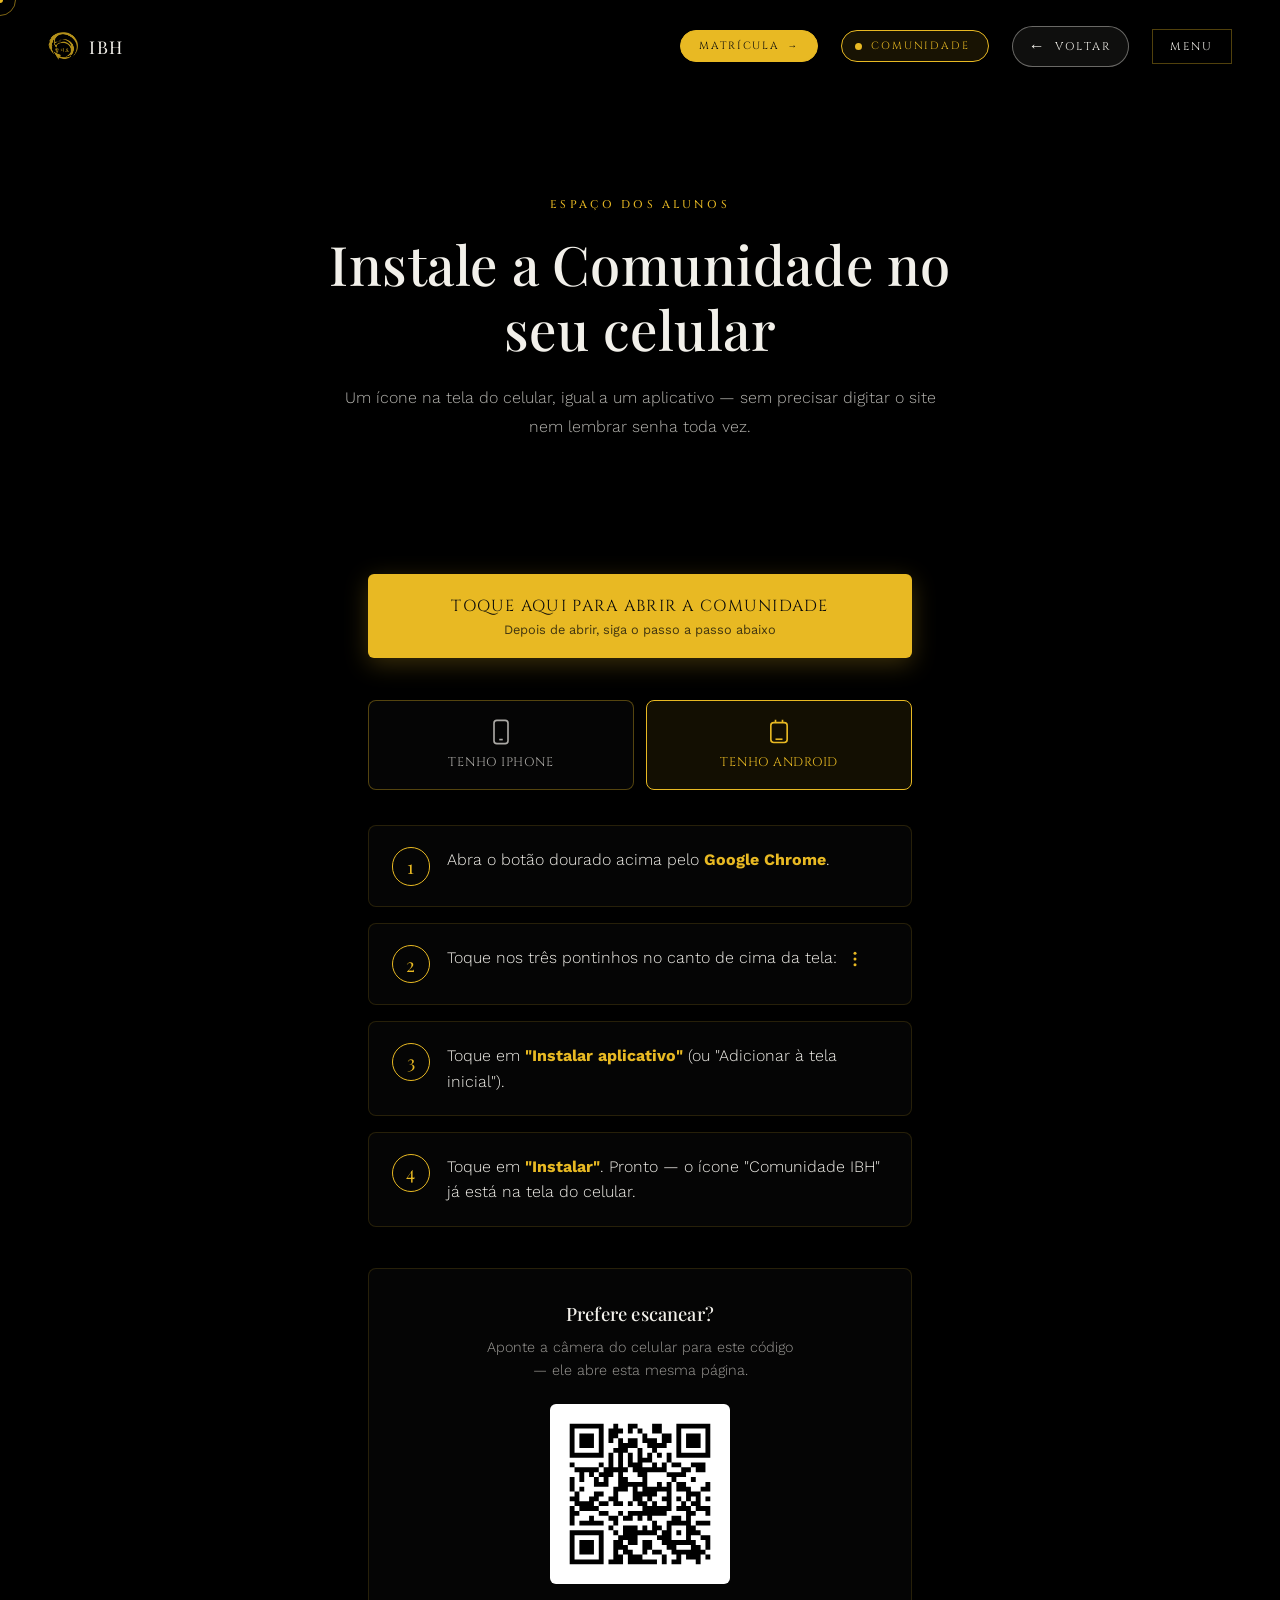
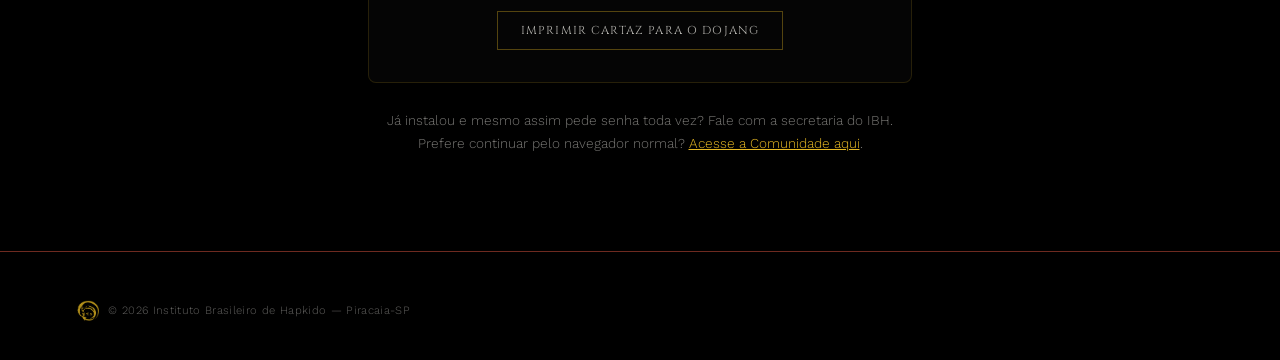
<file: instalar.html>
<!DOCTYPE html>
<html lang="pt-BR">
<head>
<meta charset="UTF-8">
<meta name="viewport" content="width=device-width, initial-scale=1.0">
<title>Instalar o app da Comunidade — Instituto Brasileiro de Hapkido</title>
<meta name="description" content="Passo a passo simples para instalar a Comunidade IBH na tela inicial do celular, no Android e no iPhone.">
<link rel="canonical" href="https://hapkidobrasil.com/instalar.html">
<meta property="og:type" content="website">
<meta property="og:site_name" content="Instituto Brasileiro de Hapkido">
<meta property="og:title" content="Instalar o app da Comunidade — Instituto Brasileiro de Hapkido">
<meta property="og:description" content="Passo a passo simples para instalar a Comunidade IBH na tela inicial do celular, no Android e no iPhone.">
<meta property="og:url" content="https://hapkidobrasil.com/instalar.html">
<meta property="og:image" content="https://hapkidobrasil.com/assets/ibh-logo.png">
<meta property="og:locale" content="pt_BR">
<meta name="twitter:card" content="summary_large_image">
<meta name="twitter:title" content="Instalar o app da Comunidade — Instituto Brasileiro de Hapkido">
<meta name="twitter:description" content="Passo a passo simples para instalar a Comunidade IBH na tela inicial do celular, no Android e no iPhone.">
<meta name="twitter:image" content="https://hapkidobrasil.com/assets/ibh-logo.png">
<link rel="icon" href="/favicon.ico" sizes="any">
<link rel="icon" href="assets/favicon.png" type="image/png">
<link rel="apple-touch-icon" href="assets/apple-touch-icon.png">
<link rel="manifest" href="/manifest.json">
<meta name="theme-color" content="#0b0b0c">
<meta name="mobile-web-app-capable" content="yes">
<meta name="apple-mobile-web-app-capable" content="yes">
<meta name="apple-mobile-web-app-status-bar-style" content="black-translucent">
<meta name="apple-mobile-web-app-title" content="Comunidade IBH">
<link rel="preconnect" href="https://fonts.googleapis.com">
<link rel="preconnect" href="https://fonts.gstatic.com" crossorigin>
<link href="https://fonts.googleapis.com/css2?family=Playfair+Display:ital,wght@0,400;0,500;0,600;1,400&family=Cinzel:wght@400;500&family=Work+Sans:wght@300;400;500&display=swap" rel="stylesheet">
<link rel="stylesheet" href="assets/css/site.css">
<link rel="stylesheet" href="assets/css/instalar.css">
</head>
<body class="instalar-page">

<div class="cursor-dot" id="cursorDot"></div>
<div class="cursor-ring" id="cursorRing"></div>

<header class="topbar">
  <a href="index.html" class="brand">
    <img src="assets/ibh-logo.png" alt="Instituto Brasileiro de Hapkido">
    <span>IBH</span>
  </a>
  <div class="topbar-actions">
    <a href="contato.html" class="matricula-badge"><span>Matrícula</span><span class="arrow">→</span></a>
    <a href="comunidade.html" class="comunidade-badge"><span class="dot"></span><span>Comunidade</span></a>
    <button class="back-btn" id="backBtn" aria-label="Voltar"><span class="back-arrow">&larr;&#xFE0E;</span><span class="back-label">Voltar</span></button>
    <button class="menu-btn" id="menuOpenBtn">Menu</button>
  </div>
</header>

<div class="menu-overlay" id="menuOverlay">
  <button class="menu-close" id="menuCloseBtn">&times;</button>
  <nav>
    <div class="nav-group nav-primary">
      <a href="index.html">Início</a>
      <a href="sobre.html">Sobre</a>
      <a href="formacao.html">Formação</a>
      <a href="mestre.html">Mestre</a>
      <a href="campeonatos.html">Campeonatos</a>
      <a href="rede.html">Rede</a>
    </div>
    <div class="nav-group nav-secondary">
      <a href="faq.html">Perguntas Frequentes</a>
      <a href="comunidade.html">Comunidade</a>
      <a href="instalar.html">Instalar App</a>
    </div>
    <a href="contato.html" class="nav-cta">Matrícula</a>
  </nav>
  <div class="menu-social">
    <a href="https://instagram.com/hapkidobrasil" target="_blank" rel="noopener">Instagram</a>
    <a href="https://www.facebook.com/p/Instituto-Brasileiro-de-Hapkido-100062145890610/" target="_blank" rel="noopener">Facebook</a>
    <a href="https://www.tiktok.com/@ibhbrasil" target="_blank" rel="noopener">TikTok</a>
  </div>
</div>

<!-- ============ HERO ============ -->
<section class="page-hero">
  <span class="label">Espaço dos alunos</span>
  <h1>Instale a Comunidade no seu celular</h1>
  <p class="page-lede">Um ícone na tela do celular, igual a um aplicativo — sem precisar digitar o site nem lembrar senha toda vez.</p>
</section>

<main class="instalar-wrap">

  <a class="instalar-cta" href="comunidade.html" id="ctaAbrir">
    Toque aqui para abrir a Comunidade
    <small>Depois de abrir, siga o passo a passo abaixo</small>
  </a>

  <div class="device-toggle" id="deviceToggle">
    <button type="button" class="device-btn" id="btnIphone" data-device="ios">
      <svg viewBox="0 0 24 24" fill="none" stroke="currentColor" stroke-width="1.4"><rect x="6" y="2" width="12" height="20" rx="2.5"/><line x1="10.5" y1="18.5" x2="13.5" y2="18.5"/></svg>
      Tenho iPhone
    </button>
    <button type="button" class="device-btn" id="btnAndroid" data-device="android">
      <svg viewBox="0 0 24 24" fill="none" stroke="currentColor" stroke-width="1.4"><rect x="5" y="4" width="14" height="17" rx="2.5"/><line x1="9" y1="1.5" x2="9" y2="4"/><line x1="15" y1="1.5" x2="15" y2="4"/><line x1="9" y1="18.2" x2="15" y2="18.2"/></svg>
      Tenho Android
    </button>
  </div>
  <p class="device-note" id="deviceNote" hidden>Identificamos o seu aparelho automaticamente — pode trocar acima se preferir.</p>

  <!-- ============ PASSOS — iPHONE ============ -->
  <ol class="steps" id="stepsIos" hidden>
    <li class="step-card">
      <span class="step-num">1</span>
      <div class="step-body"><p>Abra o botão dourado acima <strong>pelo aplicativo Safari</strong> (o do compasso azul). Não funciona pelo Chrome no iPhone.</p></div>
    </li>
    <li class="step-card">
      <span class="step-num">2</span>
      <div class="step-body"><p>Na parte de baixo da tela, toque no ícone de compartilhar:
        <svg class="step-icon" width="20" height="20" viewBox="0 0 24 24" fill="none" stroke="currentColor" stroke-width="1.6"><path d="M12 3v12"/><path d="M8 7l4-4 4 4"/><rect x="5" y="11" width="14" height="10" rx="2"/></svg>
        (um quadrado com uma seta pra cima).</p></div>
    </li>
    <li class="step-card">
      <span class="step-num">3</span>
      <div class="step-body"><p>Deslize a lista pra cima e toque em <strong>"Adicionar à Tela de Início"</strong>.</p></div>
    </li>
    <li class="step-card">
      <span class="step-num">4</span>
      <div class="step-body"><p>Toque em <strong>"Adicionar"</strong> no canto de cima. Pronto — o ícone "Comunidade IBH" já está na tela do celular.</p></div>
    </li>
  </ol>

  <!-- ============ PASSOS — ANDROID ============ -->
  <ol class="steps" id="stepsAndroid" hidden>
    <li class="step-card">
      <span class="step-num">1</span>
      <div class="step-body"><p>Abra o botão dourado acima pelo <strong>Google Chrome</strong>.</p></div>
    </li>
    <li class="step-card">
      <span class="step-num">2</span>
      <div class="step-body"><p>Toque nos três pontinhos no canto de cima da tela:
        <svg class="step-icon" width="20" height="20" viewBox="0 0 24 24" fill="currentColor" stroke="none"><circle cx="12" cy="5" r="1.8"/><circle cx="12" cy="12" r="1.8"/><circle cx="12" cy="19" r="1.8"/></svg>
      </p></div>
    </li>
    <li class="step-card">
      <span class="step-num">3</span>
      <div class="step-body"><p>Toque em <strong>"Instalar aplicativo"</strong> (ou "Adicionar à tela inicial").</p></div>
    </li>
    <li class="step-card">
      <span class="step-num">4</span>
      <div class="step-body"><p>Toque em <strong>"Instalar"</strong>. Pronto — o ícone "Comunidade IBH" já está na tela do celular.</p></div>
    </li>
  </ol>

  <div class="qr-card">
    <h3>Prefere escanear?</h3>
    <p>Aponte a câmera do celular para este código — ele abre esta mesma página.</p>
    <img src="assets/icons/qr-instalar.svg" alt="QR code para abrir esta página de instalação" width="180" height="180">
    <br>
    <button type="button" class="qr-print-btn" id="printBtn">Imprimir cartaz para o dojang</button>
  </div>

  <p class="instalar-help">Já instalou e mesmo assim pede senha toda vez? Fale com a secretaria do IBH.<br>
    Prefere continuar pelo navegador normal? <a href="comunidade.html">Acesse a Comunidade aqui</a>.</p>

</main>

<!-- ============ PÔSTER DE IMPRESSÃO (só aparece ao imprimir) ============ -->
<div class="print-poster">
  <span class="print-brand">Instituto Brasileiro de Hapkido</span>
  <h2>Instale a Comunidade IBH</h2>
  <img src="assets/icons/qr-instalar.svg" alt="QR code de instalação">
  <p>Aponte a câmera do celular para o código acima e siga o passo a passo da tela.</p>
</div>

<!-- ============ FOOTER ============ -->
<footer>
  <div class="fbrand">
    <img loading="lazy" src="assets/ibh-logo.png" alt="IBH">
    <small>&copy; <span id="year"></span> Instituto Brasileiro de Hapkido — Piracaia-SP</small>
  </div>
</footer>

<script>
(function(){
  var btnIphone = document.getElementById('btnIphone');
  var btnAndroid = document.getElementById('btnAndroid');
  var stepsIos = document.getElementById('stepsIos');
  var stepsAndroid = document.getElementById('stepsAndroid');
  var deviceNote = document.getElementById('deviceNote');

  function mostrar(device){
    var isIos = device === 'ios';
    stepsIos.hidden = !isIos;
    stepsAndroid.hidden = isIos;
    btnIphone.classList.toggle('active', isIos);
    btnAndroid.classList.toggle('active', !isIos);
  }

  btnIphone.addEventListener('click', function(){ mostrar('ios'); });
  btnAndroid.addEventListener('click', function(){ mostrar('android'); });

  var ua = navigator.userAgent || '';
  var detectado = /iPhone|iPad|iPod/i.test(ua) ? 'ios' : (/Android/i.test(ua) ? 'android' : null);
  mostrar(detectado || 'android');
  if(detectado) deviceNote.hidden = false;

  document.getElementById('printBtn').addEventListener('click', function(){ window.print(); });
})();
</script>
<script src="assets/js/site.js"></script>
</body>
</html>
</file>
<file: assets/css/site.css>
/* ======================================================================
   Instituto Brasileiro de Hapkido — CSS compartilhado
   Estrutura/animações inspiradas em izanami-official.com (Playfair Display
   + Cinzel, Lenis smooth scroll, GSAP ScrollTrigger para reveals/parallax)
   ====================================================================== */

:root{
  --black:#0a0a0a;
  --black-deep:#000000;
  --bone:#f2f0ea;
  --gold:#E8B923;
  --terracotta:#6e2a20;
  --gold-dim: rgba(232,185,35,0.35);
  --seal:#c22a1f;
  --parchment-shadow:#8a6f3f;

  --belt-branca:#efe9da;
  --belt-amarela:#d9ac1f;
  --belt-verde:#57794a;
  --belt-azul:#3a6289;
  --belt-vermelha:var(--seal);
  --belt-preta:#171310;
}
*{margin:0;padding:0;box-sizing:border-box;}
html.lenis{height:auto;}
html.lenis.lenis-smooth{scroll-behavior:auto !important;}
body{
  background:var(--black);
  color:var(--bone);
  font-family:'Work Sans', sans-serif;
  font-weight:300;
  overflow-x:hidden;
}
h1,h2,h3,.serif{
  font-family:'Playfair Display', serif;
  font-weight:500;
  letter-spacing:0.01em;
}
.label{
  font-family:'Cinzel', serif;
  text-transform:uppercase;
  letter-spacing:0.28em;
  font-size:0.7rem;
  color:var(--gold);
  font-weight:500;
}
a{color:inherit;text-decoration:none;}
img{max-width:100%;}
::selection{background:var(--gold);color:var(--black);}

/* ---------- Cursor (ponto preciso + anel com leve atraso) ---------- */
.cursor-dot{
  position:fixed;width:6px;height:6px;border-radius:50%;
  background:var(--gold);pointer-events:none;z-index:9999;
  transform:translate(-50%,-50%);
  transition:transform 0.12s ease-out, opacity 0.25s ease;
  mix-blend-mode:difference;
}
.cursor-dot.hover{opacity:0;}
@media (max-width:768px){.cursor-dot{display:none;}}

.cursor-ring{
  position:fixed;width:32px;height:32px;border-radius:50%;
  border:1px solid var(--gold);
  pointer-events:none;z-index:9998;
  transform:translate(-50%,-50%);
  opacity:0.55;
  transition:
    left .5s cubic-bezier(.16,1,.3,1),
    top .5s cubic-bezier(.16,1,.3,1),
    width .35s cubic-bezier(.16,1,.3,1),
    height .35s cubic-bezier(.16,1,.3,1),
    background .35s ease, opacity .3s ease;
  mix-blend-mode:difference;
}
.cursor-ring.hover{
  width:52px;height:52px;
  background:var(--gold);
  opacity:0.9;
}
@media (max-width:768px){.cursor-ring{display:none;}}

/* ---------- Section index (lateral) ---------- */
.section-nav{
  position:fixed;right:2rem;top:50%;transform:translateY(-50%);
  display:flex;flex-direction:column;gap:1.1rem;z-index:500;
}
.section-nav button{
  background:none;border:none;cursor:pointer;
  width:14px;height:2px;background:rgba(242,240,234,0.25);
  transition:all .4s ease;padding:0;
}
.section-nav button.active{background:var(--gold);width:26px;}
@media (max-width:900px){.section-nav{display:none;}}

/* ---------- Top nav ---------- */
.topbar{
  position:fixed;top:0;left:0;right:0;z-index:600;
  display:flex;justify-content:space-between;align-items:center;
  padding:1.6rem clamp(1.2rem,4vw,3rem);
  mix-blend-mode:difference;
}
.topbar .brand{display:flex;align-items:center;gap:0.7rem;flex:none;}
.topbar .brand img{width:30px;height:30px;}
.topbar .brand span{font-family:'Playfair Display',serif;font-size:1.1rem;letter-spacing:0.08em;}
.topbar-actions{
  display:flex;align-items:center;flex-wrap:wrap;
  justify-content:flex-end;gap:1.4rem;row-gap:0.6rem;
  min-width:0;
}
.menu-btn{
  background:none;border:1px solid var(--gold-dim);color:var(--bone);
  padding:0.55rem 1.1rem;font-size:0.7rem;letter-spacing:0.2em;
  text-transform:uppercase;cursor:pointer;font-family:'Cinzel',serif;
}
.comunidade-badge{
  display:flex;align-items:center;gap:0.55rem;
  background:rgba(232,185,35,0.1);
  border:1px solid var(--gold);
  border-radius:999px;
  padding:0.5rem 1.15rem 0.5rem 0.85rem;
  font-family:'Cinzel',serif;font-size:0.66rem;letter-spacing:0.18em;text-transform:uppercase;
  color:var(--gold);cursor:pointer;
  transition:background .3s ease,color .3s ease,box-shadow .3s ease;
}
.comunidade-badge:hover{background:var(--gold);color:var(--black);box-shadow:0 0 20px var(--gold-dim);}
.comunidade-badge .dot{
  width:7px;height:7px;border-radius:50%;background:var(--gold);flex:none;
  animation:comunidadePulse 1.8s ease-in-out infinite;
}
.comunidade-badge:hover .dot{background:var(--black);animation:none;}
@keyframes comunidadePulse{
  0%,100%{box-shadow:0 0 0 0 rgba(232,185,35,0.55);}
  50%{box-shadow:0 0 0 6px rgba(232,185,35,0);}
}
@media (max-width:520px){.comunidade-badge{padding:0.5rem 0.85rem 0.5rem 0.7rem;gap:0.4rem;font-size:0.6rem;letter-spacing:0.14em;}}

/* ---------- CTA de matrícula (persistente no topbar, todas as páginas) ---------- */
.matricula-badge{
  display:flex;align-items:center;gap:0.5rem;
  background:var(--gold);
  border:1px solid var(--gold);
  border-radius:999px;
  padding:0.5rem 1.15rem;
  font-family:'Cinzel',serif;font-size:0.66rem;letter-spacing:0.16em;text-transform:uppercase;
  color:var(--black);cursor:pointer;
  transition:background .3s ease,box-shadow .3s ease;
}
.matricula-badge:hover{background:var(--bone);box-shadow:0 0 20px var(--gold-dim);}
.matricula-badge .arrow{font-size:0.9em;}
@media (max-width:520px){
  .matricula-badge{padding:0.5rem 0.85rem 0.5rem 0.7rem;gap:0.4rem;font-size:0.6rem;letter-spacing:0.14em;}
}
@media (max-width:400px){
  .matricula-badge{padding:0.45rem 0.7rem 0.45rem 0.6rem;gap:0.32rem;font-size:0.54rem;letter-spacing:0.08em;}
}

.instalar-badge{
  display:flex;align-items:center;gap:0.6rem;
  background:rgba(255,255,255,0.08);
  backdrop-filter:blur(16px) saturate(160%);
  -webkit-backdrop-filter:blur(16px) saturate(160%);
  border:1px solid rgba(255,255,255,0.22);
  border-radius:999px;
  padding:0.35rem 1.15rem 0.35rem 0.35rem;
  font-family:'Cinzel',serif;font-size:0.66rem;letter-spacing:0.14em;text-transform:uppercase;
  color:var(--bone);cursor:pointer;
  box-shadow:0 4px 16px rgba(0,0,0,0.3), inset 0 1px 0 rgba(255,255,255,0.18);
  transition:background .3s ease,border-color .3s ease,box-shadow .3s ease;
}
.instalar-badge img{
  width:24px;height:24px;border-radius:7px;flex:none;display:block;
  box-shadow:0 1px 5px rgba(0,0,0,0.5);
}
.instalar-badge:hover{
  background:rgba(255,255,255,0.16);border-color:rgba(232,185,35,0.55);
  box-shadow:0 4px 20px rgba(232,185,35,0.2), inset 0 1px 0 rgba(255,255,255,0.24);
}
@media (max-width:520px){
  .instalar-badge{padding:0.3rem;}
  .instalar-badge span{display:none;}
}

/* ---------- Cartão "Instale nosso app" (entre o hero e a próxima seção) ---------- */
.instalar-callout{
  padding:3.4rem clamp(1.2rem,6vw,3rem) 2.2rem;
  display:flex;flex-direction:column;align-items:center;gap:1rem;
  text-align:center;
}
.instalar-callout .instalar-badge{padding:0.4rem 1.3rem 0.4rem 0.4rem;}
.instalar-callout .instalar-badge img{width:28px;height:28px;}
@media (max-width:520px){
  .instalar-callout .instalar-badge{padding:0.4rem 1.2rem 0.4rem 0.4rem;}
  .instalar-callout .instalar-badge span{display:inline;}
}
@media (max-width:400px){
  .topbar-actions{gap:0.6rem;}
  .comunidade-badge{padding:0.45rem 0.6rem 0.45rem 0.55rem;gap:0.32rem;font-size:0.52rem;letter-spacing:0.08em;}
  .menu-btn{padding:0.55rem 0.8rem;font-size:0.6rem;}
}

.back-btn{
  background:rgba(242,240,234,0.06);
  border:1px solid rgba(242,240,234,0.4);
  border-radius:999px;color:var(--bone);cursor:pointer;
  display:flex;align-items:center;gap:0.5rem;padding:0.55rem 1rem;
  font-family:'Cinzel',serif;font-size:0.7rem;letter-spacing:0.2em;text-transform:uppercase;
  transition:color .3s ease,border-color .3s ease,background .3s ease;
}
.back-btn:hover{color:var(--gold);border-color:var(--gold);background:rgba(232,185,35,0.1);}
.back-btn .back-arrow{display:inline-block;font-size:1rem;}
@media (hover:hover){
  .back-btn .back-arrow{transition:transform .3s ease;}
  .back-btn:hover .back-arrow{transform:translateX(-4px);}
}
@media (max-width:520px){
  .back-btn .back-label{display:none;}
  .back-btn{width:44px;height:44px;padding:0;justify-content:center;border-radius:50%;}
}

/* ---------- Fullscreen menu overlay ---------- */
.menu-overlay{
  position:fixed;inset:0;background:var(--black-deep);z-index:900;
  display:flex;flex-direction:column;align-items:center;justify-content:center;
  gap:1.5rem;
  opacity:0;visibility:hidden;transition:opacity .5s ease, visibility .5s;
}
.menu-overlay.open{opacity:1;visibility:visible;}
.menu-overlay nav{display:flex;flex-direction:column;align-items:center;gap:2rem;}
.menu-overlay a{
  font-family:'Playfair Display',serif;font-size:clamp(1.6rem,4vw,2.6rem);
  font-weight:400;color:var(--bone);position:relative;
}
.menu-overlay a:hover,.menu-overlay a.current{color:var(--gold);}
.menu-overlay .nav-group{display:flex;flex-direction:column;align-items:center;gap:1.5rem;}
.menu-overlay .nav-secondary{
  gap:1rem;padding-top:1.6rem;
  border-top:1px solid rgba(232,185,35,0.18);
}
.menu-overlay .nav-secondary a{
  font-family:'Work Sans',sans-serif;font-weight:400;letter-spacing:0.02em;
  font-size:clamp(0.95rem,2vw,1.15rem);color:rgba(242,240,234,0.55);
}
.menu-overlay .nav-secondary a:hover{color:var(--gold);}
.menu-overlay .nav-cta{
  font-family:'Cinzel',serif;font-size:0.78rem;letter-spacing:0.16em;text-transform:uppercase;
  color:var(--black);background:var(--gold);
  padding:0.75rem 2rem;border-radius:999px;
  transition:background .3s ease;
}
.menu-overlay .nav-cta:hover{background:var(--bone);color:var(--black);}
.menu-overlay .menu-social{
  margin-top:1.5rem;display:flex;gap:1.5rem;
}
.menu-overlay .menu-social a{font-family:'Cinzel',serif;font-size:0.68rem;letter-spacing:0.2em;color:rgba(242,240,234,0.5);}
.menu-close{
  position:absolute;top:1.8rem;right:clamp(1.2rem,4vw,3rem);
  background:none;border:none;color:var(--bone);font-size:1.6rem;cursor:pointer;
}

/* ---------- Smoke layers ---------- */
.smoke-wrap{position:absolute;inset:0;overflow:hidden;z-index:0;}
.smoke{
  position:absolute;border-radius:50%;
  background:radial-gradient(circle, rgba(180,180,180,0.16) 0%, rgba(120,120,120,0.06) 45%, transparent 70%);
  filter:blur(40px);
  will-change:transform;
}
.smoke.s1{width:60vw;height:60vw;top:-10%;left:-15%;animation:drift1 22s ease-in-out infinite;}
.smoke.s2{width:50vw;height:50vw;bottom:-15%;right:-10%;animation:drift2 28s ease-in-out infinite;}
.smoke.s3{width:40vw;height:40vw;top:30%;left:40%;animation:drift3 19s ease-in-out infinite;}
@keyframes drift1{0%,100%{transform:translate(0,0);opacity:.25;}50%{transform:translate(6vw,4vh);opacity:.5;}}
@keyframes drift2{0%,100%{transform:translate(0,0);opacity:.2;}50%{transform:translate(-5vw,-3vh);opacity:.45;}}
@keyframes drift3{0%,100%{transform:translate(0,0);opacity:.15;}50%{transform:translate(-4vw,5vh);opacity:.35;}}
.smoke-subtle .smoke{filter:blur(50px);opacity:0.5;}
/* blur animado contínuo é um custo pesado de repaint no Safari mobile —
   em telas de toque mantém o glow só como camada estática. */
@media (pointer:coarse){
  .smoke{animation:none;filter:blur(28px);}
}

/* ---------- Hero (home) ---------- */
.hero{
  position:relative;width:100%;max-width:2000px;margin:0 auto;aspect-ratio:1600/1066;max-height:100vh;
  display:flex;flex-direction:column;
  align-items:center;justify-content:flex-end;text-align:center;
  padding:6.5rem 1.5rem 4rem;
}
@media (max-width:700px){.hero{padding:5rem 1.5rem 2.6rem;}}
.hero-bg{
  position:absolute;inset:0;z-index:0;overflow:hidden;
  background:
    radial-gradient(ellipse 60% 55% at 50% 40%, rgba(232,185,35,0.14) 0%, transparent 70%),
    radial-gradient(ellipse 85% 65% at 50% 100%, rgba(110,42,32,0.4) 0%, transparent 75%),
    linear-gradient(180deg, var(--black) 0%, #14100a 45%, var(--black) 100%);
}
.hero-bg-overlay{
  position:absolute;inset:0;
  background:
    linear-gradient(to bottom, rgba(10,10,10,0.85) 0%, transparent 30%, transparent 70%, rgba(10,10,10,0.85) 100%);
}
.hero-eagle{width:min(38vw,320px);position:relative;z-index:2;margin-bottom:2.2rem;}
.hero-eagle img{
  width:100%;height:auto;display:block;
  opacity:0;transform:scale(0.85);
  animation:eagleFadeIn 1.6s ease forwards;animation-delay:0.4s;
}
@keyframes eagleFadeIn{to{opacity:1;transform:scale(1);}}
.hero-eagle--glow{
  position:relative;width:min(58vw,380px);margin:0 auto 2.4rem;
}
.hero-eagle--glow::before{
  content:'';position:absolute;inset:-18%;z-index:-1;border-radius:50%;
  background:radial-gradient(circle, transparent 44%, rgba(232,185,35,0.22) 64%, transparent 82%);
  filter:blur(20px);pointer-events:none;
  animation:eagleGlowPulse 5s ease-in-out infinite;
}
.hero-eagle--glow img{
  filter:drop-shadow(0 0 16px rgba(232,185,35,0.35));
}
@keyframes eagleGlowPulse{0%,100%{opacity:0.5;transform:scale(1);}50%{opacity:0.8;transform:scale(1.03);}}
@media (prefers-reduced-motion:reduce){
  .hero-eagle--glow::before{animation:none;}
}
.hero-title{
  font-family:'Playfair Display',serif;
  font-size:clamp(1.6rem,4.6vw,3.4rem);
  font-weight:500;letter-spacing:0.03em;line-height:1.25;
  text-transform:uppercase;max-width:22ch;
  color:var(--bone);
  text-shadow:0 6px 34px rgba(0,0,0,0.9), 0 2px 8px rgba(0,0,0,0.85);
  position:relative;z-index:2;margin-bottom:2.6rem;
  opacity:0;animation:heroTitleFade 1.6s cubic-bezier(.16,1,.3,1) forwards;animation-delay:0.6s;
}
@keyframes heroTitleFade{
  from{opacity:0;transform:translateY(34px) scale(0.94);filter:blur(6px);}
  to{opacity:1;transform:translateY(0) scale(1);filter:blur(0);}
}

.hero .label{position:relative;z-index:2;margin-bottom:1.4rem;opacity:0;animation:fadeInUp 1s ease forwards;animation-delay:0.2s;}
@keyframes fadeInUp{from{opacity:0;transform:translateY(12px);}to{opacity:1;transform:translateY(0);}}

/* ---------- Badge "aula experimental gratuita" no hero ---------- */
.hero-experimental-badge{
  position:relative;z-index:2;
  display:inline-flex;align-items:center;gap:0.5rem;
  margin:0 0 1.6rem;padding:0.55rem 1.2rem;
  border:1px solid var(--gold);border-radius:999px;
  background:rgba(232,185,35,0.08);
  font-family:'Cinzel',serif;font-size:0.72rem;letter-spacing:0.08em;
  color:var(--gold);text-transform:none;text-decoration:none;cursor:pointer;
  opacity:0;animation:fadeInUp 1s ease forwards;animation-delay:0.35s;
  transition:background .3s ease,color .3s ease,box-shadow .3s ease;
}
.hero-experimental-badge:hover{background:var(--gold);color:var(--black);box-shadow:0 0 24px var(--gold-dim);}
.hero-experimental-badge .star{font-size:0.85em;}
.hero-experimental-badge .arrow{font-size:0.85em;transition:transform .25s ease;}
.hero-experimental-badge:hover .arrow{transform:translateX(3px);}
@media (max-width:600px){
  .hero-experimental-badge{font-size:0.62rem;padding:0.5rem 0.9rem;text-align:center;line-height:1.5;}
}

/* ---------- Tira de números (stats strip) ---------- */
.stats-strip{
  display:grid;grid-template-columns:repeat(4,1fr);
  max-width:1100px;margin:0 auto;padding:clamp(2.4rem,5vw,3.6rem) clamp(1.2rem,6vw,6rem);
  gap:1px;background:rgba(232,185,35,0.15);
}
.stats-strip .stat{
  background:var(--black);padding:1.6rem 1rem;text-align:center;
  display:flex;flex-direction:column;gap:0.5rem;
}
.stats-strip .stat b{
  font-family:'Playfair Display',serif;font-weight:500;
  font-size:clamp(1.8rem,4vw,2.6rem);color:var(--gold);
}
.stats-strip .stat span{
  font-family:'Cinzel',serif;font-size:0.62rem;letter-spacing:0.08em;
  text-transform:uppercase;color:rgba(242,240,234,0.6);line-height:1.5;
}
@media (max-width:700px){
  .stats-strip{grid-template-columns:repeat(2,1fr);gap:1px;padding:1.8rem 1rem;}
  .stats-strip .stat{padding:1.3rem 0.6rem;}
}

.scroll-hint{
  position:absolute;bottom:2.2rem;left:50%;transform:translateX(-50%);
  display:flex;flex-direction:column;align-items:center;gap:0.5rem;
  z-index:2;opacity:0.6;
}
.scroll-hint span{width:1px;height:34px;background:linear-gradient(var(--gold),transparent);animation:scrollLine 2.2s ease-in-out infinite;}
@keyframes scrollLine{0%{opacity:0;transform:scaleY(0.4);}50%{opacity:1;transform:scaleY(1);}100%{opacity:0;transform:scaleY(0.4);}}

/* ---------- Page hero (subpáginas) ---------- */
.page-hero{
  position:relative;min-height:62vh;display:flex;flex-direction:column;
  align-items:center;justify-content:center;text-align:center;
  padding:8rem 1.5rem 3rem;
}
.page-hero .label{position:relative;z-index:2;margin-bottom:1.2rem;}
.page-hero h1{
  position:relative;z-index:2;font-size:clamp(2rem,5vw,3.4rem);font-weight:500;max-width:20ch;line-height:1.2;
}
.page-hero .page-lede{
  position:relative;z-index:2;max-width:60ch;margin:1.4rem auto 0;
  color:rgba(242,240,234,0.75);font-size:1rem;line-height:1.8;
}

/* ---------- Sobre (prévia, foto acima do texto) ---------- */
.about-preview{position:relative;padding:0;}
.about-preview-media{position:relative;height:52vh;overflow:hidden;}
.about-preview-media img{
  width:100%;height:100%;object-fit:cover;object-position:50% 35%;
  filter:grayscale(0.25) contrast(1.05) brightness(0.85) saturate(0.9);
}
.about-preview-media::after{
  content:'';position:absolute;inset:0;
  background:linear-gradient(180deg, transparent 55%, rgba(10,10,10,0.95) 100%);
}
.about-preview-body{
  text-align:center;padding:3.4rem clamp(1.2rem,6vw,6rem) 5rem;
}
.about-preview-body h3{font-size:clamp(1.5rem,3.4vw,2.2rem);font-weight:500;margin:0.6rem 0 1.8rem;}

/* ---------- Generic section ---------- */
section{position:relative;padding:8rem clamp(1.2rem,6vw,6rem);}
.reveal{opacity:0;transform:translateY(24px);transition:opacity .6s ease, transform .6s ease;}
.reveal.in{opacity:1;transform:translateY(0);}
.reveal-stagger>*{opacity:0;transform:translateY(22px);transition:opacity .7s ease, transform .7s cubic-bezier(.16,1,.3,1);}
.reveal-stagger.in>*{opacity:1;transform:translateY(0);}
/* Em touch (celular), conteúdo aparece direto — sem depender de scroll+observer
   pra virar visível, que no dia a dia lia como imagem/texto "travado" na metade. */
@media (pointer:coarse){
  .reveal,.reveal-stagger>*{opacity:1;transform:none;transition:none;}
}

.section-heading{display:flex;align-items:center;gap:1rem;margin-bottom:3rem;}
.section-heading .num{color:var(--gold);font-family:'Playfair Display',serif;font-size:1rem;letter-spacing:0.1em;}
.section-heading .line{flex:1;height:1px;background:linear-gradient(to right, var(--gold-dim), transparent);}

/* ---------- Filosofia ---------- */
.philosophy-section{overflow:hidden;}
.philosophy-bg{position:absolute;inset:0;z-index:0;}
.philosophy-bg img{
  position:absolute;top:0;right:0;height:100%;width:45%;
  object-fit:cover;object-position:50% 22%;
  filter:grayscale(0.3) contrast(1.05) brightness(0.72);
  -webkit-mask-image:linear-gradient(to left, black 45%, transparent 92%), linear-gradient(to bottom, transparent 0%, black 14%, black 86%, transparent 100%);
  -webkit-mask-composite:source-in;
  mask-image:linear-gradient(to left, black 45%, transparent 92%), linear-gradient(to bottom, transparent 0%, black 14%, black 86%, transparent 100%);
  mask-composite:intersect;
}
@media (max-width:900px){
  .philosophy-bg img{
    width:100%;right:0;
    object-position:50% 18%;
    -webkit-mask-image:linear-gradient(180deg, black 0%, black 45%, transparent 92%), linear-gradient(to right, transparent 0%, black 10%, black 90%, transparent 100%);
    mask-image:linear-gradient(180deg, black 0%, black 45%, transparent 92%), linear-gradient(to right, transparent 0%, black 10%, black 90%, transparent 100%);
    filter:grayscale(0.35) contrast(1.05) brightness(0.5);
  }
}
.philosophy-bg-overlay{
  position:absolute;inset:0;
  background:
    linear-gradient(180deg, rgba(10,10,10,0.97) 0%, transparent 32%),
    rgba(10,10,10,0.3);
}
@media (max-width:900px){.philosophy-bg-overlay{background:rgba(10,10,10,0.55);}}
.philosophy{position:relative;z-index:2;max-width:760px;margin:0 auto;text-align:center;transform:translateX(-9%);}
@media (max-width:900px){.philosophy{transform:none;}}
.philosophy p.intro{font-size:clamp(1rem,1.6vw,1.15rem);line-height:1.9;color:rgba(242,240,234,0.85);margin-bottom:3.2rem;}
blockquote{
  font-family:'Playfair Display',serif;font-size:clamp(1.3rem,2.6vw,1.9rem);
  font-weight:400;line-height:1.5;font-style:italic;color:var(--bone);
  position:relative;padding:0 1rem;
}
blockquote::before,blockquote::after{content:'';display:block;width:32px;height:1px;background:var(--gold);margin:1.6rem auto;}
.master-info blockquote::before,.master-info blockquote::after{margin:1.6rem 0;}
blockquote cite{
  display:block;margin-top:1.2rem;font-family:'Cinzel',sans-serif;
  font-style:normal;font-size:0.72rem;letter-spacing:0.18em;text-transform:uppercase;color:var(--gold);
}

/* ---------- Sobre ---------- */
.about{display:grid;grid-template-columns:0.9fr 1.1fr;gap:4rem;align-items:center;}
@media (max-width:900px){.about{grid-template-columns:1fr;gap:2.5rem;}}
.about-side-label{
  writing-mode:vertical-rl;text-orientation:mixed;
  transform:rotate(180deg);
  font-family:'Cinzel',serif;
  font-size:0.68rem;letter-spacing:0.3em;text-transform:uppercase;color:var(--gold);
  position:absolute;left:1rem;top:8rem;display:none;
}
@media (min-width:1100px){.about-side-label{display:block;}}
.about-media{
  aspect-ratio:4/5;background:
    linear-gradient(160deg, #151515 0%, #0a0a0a 60%),
    radial-gradient(circle at 70% 20%, rgba(232,185,35,0.08), transparent 60%);
  border:1px solid rgba(232,185,35,0.18);
  display:flex;align-items:center;justify-content:center;
  position:relative;overflow:hidden;
}
.about-media img{width:100%;height:100%;object-fit:contain;}
.about-media .ph-label{
  font-size:0.65rem;letter-spacing:0.2em;text-transform:uppercase;
  color:rgba(242,240,234,0.35);text-align:center;padding:1rem;
}
.about-text p{line-height:1.9;color:rgba(242,240,234,0.85);margin-bottom:1.3rem;font-size:0.98rem;}
.about-text strong{color:var(--bone);font-weight:500;}
.about-text .accent{color:var(--gold);}

/* ---------- Formação Infantil (galeria compacta) ---------- */
.criancas-text{max-width:70ch;margin:0 auto 2.6rem;}
.criancas-text p{line-height:1.9;color:rgba(242,240,234,0.85);margin-bottom:1.2rem;font-size:0.98rem;}
.criancas-text strong{color:var(--bone);font-weight:500;}
.criancas-gallery{display:grid;grid-template-columns:repeat(3,1fr);gap:0.9rem;max-width:960px;margin:0 auto;}
@media (max-width:700px){.criancas-gallery{grid-template-columns:repeat(2,1fr);}}
.criancas-gallery figure{margin:0;overflow:hidden;border:1px solid rgba(232,185,35,0.18);}
.criancas-gallery img{
  width:100%;aspect-ratio:4/5;object-fit:contain;background:#0a0a0a;display:block;
  filter:grayscale(0.25) contrast(1.05) brightness(0.85) saturate(0.9);
  transition:transform 1s cubic-bezier(.16,1,.3,1), filter .5s ease;
}
.criancas-gallery figure:hover img{transform:scale(1.06);filter:grayscale(0.15) contrast(1.05) brightness(0.95) saturate(0.95);}

/* ---------- Pilares (home hub, estilo "projects" do izanami) ---------- */
.pillars{display:grid;grid-template-columns:repeat(3,1fr);gap:1px;background:rgba(232,185,35,0.15);}
@media (max-width:900px){.pillars{grid-template-columns:1fr;}}
.pillar-card{
  background:var(--black);position:relative;overflow:hidden;
  aspect-ratio:3/4;display:flex;flex-direction:column;
}
.pillar-card-media{position:relative;height:42%;overflow:hidden;flex-shrink:0;}
.pillar-card-media img{
  width:100%;height:100%;object-fit:contain;background:var(--black);
  filter:grayscale(0.25) contrast(1.05) brightness(0.85) saturate(0.9);
  transition:transform 1.4s cubic-bezier(.16,1,.3,1), filter .6s ease;
}
.pillar-card:hover .pillar-card-media img{transform:scale(1.08);filter:grayscale(0.15) contrast(1.05) brightness(0.95) saturate(0.95);}
.pillar-card-media::after{
  content:'';position:absolute;inset:0;
  background:linear-gradient(180deg, transparent 55%, rgba(10,10,10,0.95) 100%);
}
.pillar-card-body{
  position:relative;flex:1;display:flex;flex-direction:column;justify-content:flex-end;
  padding:1.6rem 1.8rem 2.2rem;
}
.pillar-card .pn{position:relative;z-index:2;font-family:'Playfair Display',serif;font-size:1rem;color:var(--gold);letter-spacing:0.1em;margin-bottom:0.8rem;}
.pillar-card h3{position:relative;z-index:2;font-size:clamp(1.4rem,2.6vw,1.8rem);font-weight:500;margin-bottom:0.7rem;}
.pillar-card p{position:relative;z-index:2;font-size:0.88rem;color:rgba(242,240,234,0.75);line-height:1.6;margin-bottom:1.2rem;max-width:34ch;}
.pillar-card .view-link{
  position:relative;z-index:2;font-family:'Cinzel',serif;font-size:0.66rem;letter-spacing:0.2em;
  text-transform:uppercase;color:var(--gold);display:inline-flex;align-items:center;gap:0.5rem;
  width:fit-content;padding:0.75rem 1.2rem;border:1px solid rgba(232,185,35,0.4);
  transition:background .35s ease, color .35s ease, border-color .35s ease;
}
.pillar-card .view-link .arrow{display:inline-block;}
.pillar-card:hover .view-link{background:var(--gold);color:var(--black);border-color:var(--gold);}
@media (hover:hover){
  .pillar-card .view-link .arrow{transition:transform .35s ease;}
  .pillar-card:hover .view-link .arrow{transform:translateX(6px);}
}

/* Badge de canto — sinaliza que o card inteiro é clicável */
.pillar-card-arrow{
  position:absolute;top:1.2rem;right:1.2rem;z-index:3;
  width:40px;height:40px;border-radius:50%;
  border:1px solid rgba(232,185,35,0.45);background:rgba(10,10,10,0.55);
  display:flex;align-items:center;justify-content:center;
  color:var(--gold);font-size:1.1rem;line-height:1;
  backdrop-filter:blur(2px);
}
@media (hover:hover){
  .pillar-card-arrow{transition:background .35s ease, color .35s ease, transform .35s ease, border-color .35s ease;}
  .pillar-card:hover .pillar-card-arrow{background:var(--gold);color:var(--black);border-color:var(--gold);transform:rotate(45deg);}
}

/* ---------- Programas ---------- */
.programs-grid{display:grid;grid-template-columns:repeat(auto-fit,minmax(190px,1fr));gap:1px;background:rgba(232,185,35,0.15);}
.program-card{
  background:var(--black);position:relative;overflow:hidden;
  transition:transform .5s ease, box-shadow .5s ease;
}
.program-card:hover{transform:scale(1.02);box-shadow:0 0 40px -10px rgba(232,185,35,0.25);z-index:2;}
.program-card-media{position:relative;height:150px;overflow:hidden;}
.program-card-media img{
  width:100%;height:100%;object-fit:contain;background:var(--black);
  filter:grayscale(0.25) contrast(1.05) brightness(0.82) saturate(0.9);
  transition:transform 1.2s cubic-bezier(.16,1,.3,1);
}
.program-card:hover .program-card-media img{transform:scale(1.06);}
.program-card-body{padding:1.8rem 1.6rem 2.2rem;}
.program-card .pn{font-family:'Playfair Display',serif;font-size:2rem;color:var(--gold-dim);display:block;margin-bottom:0.7rem;}
.program-card h3{font-size:1.22rem;font-weight:500;margin-bottom:0.6rem;}
.program-card p{font-size:0.85rem;color:rgba(242,240,234,0.65);line-height:1.65;}

/* ---------- Mestres ---------- */
.masters{display:flex;flex-direction:column;gap:5rem;}
.master-row{position:relative;overflow:hidden;padding:2.5rem 0;}
@media (max-width:800px){.master-row{padding:0;}}
.master-bg{position:absolute;inset:0;z-index:0;}
.master-bg img{
  position:absolute;top:0;left:0;height:100%;width:54%;
  object-fit:cover;object-position:50% 16%;
  filter:grayscale(0.3) contrast(1.05) brightness(0.68);
  -webkit-mask-image:linear-gradient(to right, black 45%, transparent 92%), linear-gradient(to bottom, transparent 0%, black 14%, black 86%, transparent 100%);
  -webkit-mask-composite:source-in;
  mask-image:linear-gradient(to right, black 45%, transparent 92%), linear-gradient(to bottom, transparent 0%, black 14%, black 86%, transparent 100%);
  mask-composite:intersect;
}
.master-bg-overlay{position:absolute;inset:0;background:rgba(10,10,10,0.32);}
@media (max-width:800px){
  .master-bg img{
    width:100%;left:0;
    object-position:50% 14%;
    -webkit-mask-image:linear-gradient(180deg, black 0%, black 40%, transparent 88%), linear-gradient(to right, transparent 0%, black 10%, black 90%, transparent 100%);
    mask-image:linear-gradient(180deg, black 0%, black 40%, transparent 88%), linear-gradient(to right, transparent 0%, black 10%, black 90%, transparent 100%);
    filter:grayscale(0.35) contrast(1.05) brightness(0.48);
  }
  .master-bg-overlay{background:rgba(10,10,10,0.58);}
}
.master-info{position:relative;z-index:2;padding-left:34%;}
@media (max-width:800px){.master-info{padding-left:0;padding-top:1.8rem;}}
.master-info .role{color:var(--gold);}
.master-info h3{font-size:clamp(1.5rem,3vw,2.1rem);font-weight:500;margin:0.4rem 0 1rem;}
.master-info p{color:rgba(242,240,234,0.8);line-height:1.85;font-size:0.95rem;max-width:52ch;}
.master-info .tag{display:inline-block;margin-top:1rem;font-family:'Cinzel',serif;font-size:0.68rem;letter-spacing:0.15em;text-transform:uppercase;color:var(--terracotta);border:1px solid rgba(110,42,32,0.5);padding:0.4rem 0.8rem;}

/* ---------- Foto de família (homenagem, no bio do Mestre) ---------- */
.family-photo{float:right;width:38%;max-width:220px;margin:0.3rem 0 1.4rem 1.8rem;}
@media (max-width:800px){.family-photo{float:none;width:100%;max-width:240px;margin:1.6rem auto;}}
.family-photo img{
  width:100%;aspect-ratio:4/5;object-fit:cover;object-position:50% 15%;display:block;
  border:1px solid rgba(232,185,35,0.25);
  filter:grayscale(0.15) contrast(1.03) saturate(0.95);
  box-shadow:inset 0 0 0 300px rgba(0,0,0,0.16);
}
.family-photo figcaption{
  font-family:'Cinzel',serif;font-size:0.6rem;letter-spacing:0.06em;text-transform:uppercase;
  color:rgba(242,240,234,0.45);text-align:left;margin-top:0.6rem;
}

/* ---------- Credenciais (carteirinhas do Mestre) ---------- */
.credentials{margin-top:5rem;padding-top:4rem;border-top:1px solid rgba(232,185,35,0.15);position:relative;overflow:hidden;}
.credentials-bg{position:absolute;inset:0;z-index:0;}
.credentials-bg img{
  position:absolute;top:0;right:0;height:100%;width:42%;
  object-fit:cover;object-position:50% 22%;
  filter:grayscale(0.3) contrast(1.05) brightness(0.72);
  -webkit-mask-image:linear-gradient(to left, black 45%, transparent 92%), linear-gradient(to bottom, transparent 0%, black 14%, black 86%, transparent 100%);
  -webkit-mask-composite:source-in;
  mask-image:linear-gradient(to left, black 45%, transparent 92%), linear-gradient(to bottom, transparent 0%, black 14%, black 86%, transparent 100%);
  mask-composite:intersect;
}
.credentials-bg-overlay{position:absolute;inset:0;background:rgba(10,10,10,0.3);}
@media (max-width:900px){
  .credentials-bg img{
    width:100%;right:0;
    object-position:50% 18%;
    -webkit-mask-image:linear-gradient(180deg, black 0%, black 45%, transparent 92%), linear-gradient(to right, transparent 0%, black 10%, black 90%, transparent 100%);
    mask-image:linear-gradient(180deg, black 0%, black 45%, transparent 92%), linear-gradient(to right, transparent 0%, black 10%, black 90%, transparent 100%);
    filter:grayscale(0.35) contrast(1.05) brightness(0.5);
  }
  .credentials-bg-overlay{background:rgba(10,10,10,0.55);}
}
.credentials>.label{position:relative;z-index:2;}
.docs-col-title{display:block;text-align:center;margin-bottom:1.1rem;}

/* ---------- Teasers — prévia de Credenciais/Certificados na página ---------- */
.docs-teasers{
  position:relative;z-index:2;
  display:flex;justify-content:center;align-items:flex-end;gap:2.5rem;flex-wrap:wrap;
  max-width:640px;margin:0 auto;transform:translateX(-9%);
}
@media (max-width:900px){.docs-teasers{transform:none;}}
.docs-teaser{
  background:none;border:none;padding:0;cursor:pointer;font-family:inherit;color:inherit;
  display:flex;flex-direction:column;align-items:center;gap:0.8rem;width:220px;
}
.docs-teaser-media{
  position:relative;overflow:hidden;display:block;width:100%;aspect-ratio:3/2;
  border:1px solid rgba(232,185,35,0.25);
  transition:transform .5s cubic-bezier(.16,1,.3,1), box-shadow .5s ease, border-color .5s ease;
}
.docs-teaser-media--portrait{aspect-ratio:3/4;}
.docs-teaser-media img{width:100%;height:100%;object-fit:contain;background:#0a0a0a;display:block;}
.docs-teaser:hover .docs-teaser-media{
  transform:scale(1.035) rotate(-0.4deg);
  box-shadow:0 14px 34px -10px rgba(232,185,35,0.32);
  border-color:rgba(232,185,35,0.55);
}
.docs-teaser-title{
  font-family:'Cinzel',serif;font-size:0.78rem;letter-spacing:0.16em;text-transform:uppercase;color:var(--gold);
}
.docs-teaser-count{
  font-family:'Work Sans',sans-serif;font-weight:300;font-size:0.7rem;letter-spacing:0.03em;
  color:rgba(242,240,234,0.5);margin-top:-0.5rem;
}
@media (max-width:520px){
  .docs-teasers{gap:1.6rem;}
  .docs-teaser{width:44%;}
}

/* ---------- Painel — todas as credenciais e certificados ---------- */
.docs-panel{
  position:fixed;inset:0;z-index:2500;
  background:rgba(6,6,6,0.97);overflow-y:auto;
  padding:5rem 1.5rem 4rem;
  opacity:0;visibility:hidden;pointer-events:none;
  transition:opacity .35s ease, visibility .35s ease;
}
.docs-panel.open{opacity:1;visibility:visible;pointer-events:auto;}
.docs-panel-inner{
  position:relative;max-width:1100px;margin:0 auto;
  display:flex;flex-direction:column;gap:4rem;
}
.docs-panel-close{
  position:fixed;top:1.4rem;right:1.5rem;z-index:2;
  width:40px;height:40px;border-radius:50%;
  background:rgba(10,10,10,0.8);border:1px solid rgba(232,185,35,0.4);color:var(--bone);
  font-size:1.3rem;line-height:1;cursor:pointer;
  display:flex;align-items:center;justify-content:center;
  transition:background .3s ease, color .3s ease, border-color .3s ease;
}
.docs-panel-close:hover{background:var(--gold);color:var(--black);border-color:var(--gold);}
.docs-panel-section .credentials-gallery{
  max-width:none;grid-template-columns:repeat(auto-fill,minmax(150px,1fr));gap:1.1rem;
}
.credentials-gallery{
  display:grid;grid-template-columns:repeat(2,1fr);gap:0.7rem 0.9rem;
  max-width:380px;margin:0 auto;
}
.credentials-gallery figure{margin:0;cursor:zoom-in;position:relative;overflow:hidden;}
.credentials-gallery img{
  width:100%;aspect-ratio:3/2;object-fit:contain;background:#0a0a0a;display:block;
  border:1px solid rgba(232,185,35,0.2);
  transition:transform .5s cubic-bezier(.16,1,.3,1), box-shadow .5s ease, border-color .5s ease;
}
.credentials-gallery figure:hover img{
  transform:scale(1.05) rotate(-0.4deg);
  box-shadow:0 12px 30px -8px rgba(232,185,35,0.3);
  border-color:rgba(232,185,35,0.5);
}
.credentials-gallery figcaption{
  font-family:'Cinzel',serif;font-size:0.56rem;letter-spacing:0.08em;text-transform:uppercase;
  color:rgba(242,240,234,0.5);text-align:center;margin-top:0.55rem;
}
@media (min-width:640px){
  .credentials-gallery{max-width:420px;gap:0.8rem 1rem;}
}
#certGallery img{aspect-ratio:3/4;object-position:top center;}
/* ---------- Lightbox — Credenciais (sem escurecer o fundo da página) ---------- */
.lightbox{
  position:fixed;inset:0;z-index:3000;
  display:flex;align-items:center;justify-content:center;padding:3rem 1.5rem;
  opacity:0;visibility:hidden;pointer-events:none;
  background:rgba(8,7,5,0);
  -webkit-backdrop-filter:blur(0px);backdrop-filter:blur(0px);
  transition:opacity .35s ease, visibility .35s ease, background .35s ease, -webkit-backdrop-filter .35s ease, backdrop-filter .35s ease;
}
.lightbox.open{
  opacity:1;visibility:visible;pointer-events:auto;
  background:rgba(8,7,5,0.78);
  -webkit-backdrop-filter:blur(22px) saturate(1.1);backdrop-filter:blur(22px) saturate(1.1);
}
@media (prefers-reduced-motion:reduce){.lightbox{transition:opacity .01s linear, visibility .01s linear;}}
.lightbox-inner{
  position:relative;max-width:min(90vw,720px);
  display:flex;flex-direction:column;align-items:center;gap:1rem;
  transform:scale(0.94);transition:transform .3s ease;
}
.lightbox.open .lightbox-inner{transform:scale(1);}
.lightbox-inner img{
  max-width:100%;max-height:78vh;object-fit:contain;display:block;
  border:1px solid rgba(232,185,35,0.3);background:var(--black);
  box-shadow:0 30px 70px -14px rgba(0,0,0,0.75);
  -webkit-user-select:none;user-select:none;-webkit-user-drag:none;user-drag:none;
}
.lightbox-frame{position:relative;display:block;overflow:hidden;}
.lightbox-frame::after{
  content:'';
  position:absolute;top:-35%;left:-35%;right:-35%;bottom:-35%;
  background-image:url('../ibh-logo.png');
  background-repeat:repeat;
  background-size:70px 70px;
  opacity:0.16;
  transform:rotate(-24deg);
  pointer-events:none;
  animation:watermarkDrift 18s linear infinite;
}
@media (prefers-reduced-motion:reduce){
  .lightbox-frame::after{animation:none;}
}
.lightbox-caption{
  font-family:'Cinzel',serif;font-size:0.68rem;letter-spacing:0.15em;text-transform:uppercase;
  color:var(--gold);text-align:center;
}
.lightbox-close{
  position:absolute;top:0.7rem;right:0.7rem;z-index:2;
  width:36px;height:36px;border-radius:50%;
  background:rgba(10,10,10,0.75);border:1px solid rgba(232,185,35,0.4);color:var(--bone);
  font-size:1.2rem;line-height:1;cursor:pointer;
  display:flex;align-items:center;justify-content:center;
  transition:background .3s ease, color .3s ease, border-color .3s ease;
}
.lightbox-close:hover{background:var(--gold);color:var(--black);border-color:var(--gold);}

/* ---------- Proteção contra cópia — documentos pessoais escaneados ---------- */
.no-copy img{
  -webkit-user-select:none;-moz-user-select:none;user-select:none;
  -webkit-user-drag:none;user-drag:none;
  pointer-events:auto;
}
.no-copy{-webkit-touch-callout:none;}
.no-copy figure::after,
.docs-teaser-media::after{
  content:'';
  position:absolute;top:-35%;left:-35%;right:-35%;bottom:-35%;
  background-image:url('../ibh-logo.png');
  background-repeat:repeat;
  background-size:60px 60px;
  opacity:0.16;
  transform:rotate(-24deg);
  pointer-events:none;
  animation:watermarkDrift 18s linear infinite;
}
@keyframes watermarkDrift{
  0%{background-position:0 0;}
  100%{background-position:240px 240px;}
}
@media (prefers-reduced-motion:reduce){
  .no-copy figure::after,
  .docs-teaser-media::after{animation:none;}
}

/* ---------- Rede de Filiadas — fundo fotográfico ---------- */
#escolas{overflow:hidden;}
.escolas-bg{position:absolute;inset:0;z-index:0;}
.escolas-bg img{
  position:absolute;top:0;right:0;height:100%;width:42%;
  object-fit:cover;object-position:50% 30%;
  filter:grayscale(0.3) contrast(1.05) brightness(0.72);
  -webkit-mask-image:linear-gradient(to left, black 45%, transparent 92%), linear-gradient(to bottom, transparent 0%, black 14%, black 86%, transparent 100%);
  -webkit-mask-composite:source-in;
  mask-image:linear-gradient(to left, black 45%, transparent 92%), linear-gradient(to bottom, transparent 0%, black 14%, black 86%, transparent 100%);
  mask-composite:intersect;
}
.escolas-bg-overlay{position:absolute;inset:0;background:rgba(10,10,10,0.3);}
@media (max-width:900px){
  .escolas-bg img{
    width:100%;right:0;
    object-position:50% 22%;
    -webkit-mask-image:linear-gradient(180deg, black 0%, black 45%, transparent 92%), linear-gradient(to right, transparent 0%, black 10%, black 90%, transparent 100%);
    mask-image:linear-gradient(180deg, black 0%, black 45%, transparent 92%), linear-gradient(to right, transparent 0%, black 10%, black 90%, transparent 100%);
    filter:grayscale(0.35) contrast(1.05) brightness(0.5);
  }
  .escolas-bg-overlay{background:rgba(10,10,10,0.55);}
}
.escolas-content{position:relative;z-index:2;transform:translateX(-9%);}
@media (max-width:900px){.escolas-content{transform:none;}}

/* ---------- Rede — cards de escolas filiadas ---------- */
.escolas-grid{display:grid;grid-template-columns:repeat(auto-fit,minmax(250px,1fr));gap:1px;max-width:1100px;margin:0 auto 3.5rem;}
.escola-card{background:var(--black);position:relative;overflow:hidden;display:flex;flex-direction:column;}
.escola-card.no-photo{background:none;}
.escola-card-media{position:relative;height:170px;overflow:hidden;background:linear-gradient(160deg,#151515,#0a0a0a 70%);}
.escola-card-media img.activity{width:100%;height:100%;object-fit:contain;filter:grayscale(0.25) contrast(1.05) brightness(0.78) saturate(0.9);transition:transform 1.1s cubic-bezier(.16,1,.3,1);}
.escola-card:hover .escola-card-media img.activity{transform:scale(1.06);}
.escola-card-media .escola-logo{position:absolute;left:1.4rem;bottom:-30px;width:62px;height:62px;border-radius:50%;border:2px solid var(--gold);object-fit:cover;background:var(--black);box-shadow:0 4px 14px rgba(0,0,0,0.55);}
.escola-card-media.no-photo{display:flex;align-items:center;justify-content:center;background:none;}
.escola-card-media.no-photo img.logo-only{width:96px;height:96px;border-radius:50%;border:2px solid rgba(232,185,35,0.4);object-fit:cover;transition:transform .6s ease, border-color .4s ease;}
.escola-card:hover .escola-card-media.no-photo img.logo-only{transform:scale(1.06);border-color:var(--gold);}
.escola-card-body{padding:1.6rem 1.4rem 1.8rem;}
.escola-card:not(.no-photo) .escola-card-body{padding-top:2.6rem;}
.escola-card h3{font-family:'Playfair Display',serif;font-size:1.12rem;font-weight:500;margin-bottom:0.4rem;}
.escola-card .city{display:block;font-family:'Cinzel',serif;font-size:0.62rem;letter-spacing:0.14em;text-transform:uppercase;color:rgba(242,240,234,0.5);margin-bottom:1rem;}
.escola-card .ig-link{font-family:'Cinzel',serif;font-size:0.64rem;letter-spacing:0.15em;text-transform:uppercase;color:var(--gold);display:inline-flex;align-items:center;gap:0.4rem;}
.escola-card .ig-link .arrow{display:inline-block;}
@media (hover:hover){
  .escola-card .ig-link .arrow{transition:transform .3s ease;}
  .escola-card:hover .ig-link .arrow{transform:translateX(4px);}
}

/* ---------- Rede ---------- */
.network-list{max-width:780px;margin:0 auto;border-top:1px solid rgba(232,185,35,0.15);}
.network-item{
  display:flex;justify-content:space-between;align-items:baseline;
  padding:1.35rem 0;border-bottom:1px solid rgba(232,185,35,0.15);
  font-family:'Playfair Display',serif;font-size:clamp(1.05rem,2vw,1.4rem);
}
.network-item span.city{font-family:'Work Sans',sans-serif;font-size:0.75rem;letter-spacing:0.1em;color:rgba(242,240,234,0.5);text-transform:uppercase;}
.network-note{text-align:center;margin-top:2rem;font-size:0.75rem;color:rgba(242,240,234,0.4);}

/* ---------- CTA ---------- */
.cta{text-align:center;}
.cta-inner{max-width:600px;margin:0 auto;}
.cta h2{font-size:clamp(1.7rem,4vw,2.6rem);font-weight:500;margin-bottom:1rem;}
.cta p{color:rgba(242,240,234,0.7);margin-bottom:2.6rem;font-size:0.95rem;}
.btn-gold{
  display:inline-block;background:var(--gold);color:var(--black);
  padding:1rem 2.6rem;font-family:'Cinzel',serif;font-size:0.72rem;letter-spacing:0.2em;text-transform:uppercase;
  font-weight:500;position:relative;transition:letter-spacing .35s ease, background .35s ease;
}
.btn-gold:hover{letter-spacing:0.3em;background:#f4c93c;}
.cta-meta{margin-top:2.4rem;font-size:0.82rem;color:rgba(242,240,234,0.5);}
.cta-meta a{color:var(--gold);}
.cta-seal{width:1px;height:40px;background:var(--terracotta);margin:2.4rem auto 0;}

/* ---------- Explorar o site — card de navegação ao final de cada página ---------- */
.explore-pages{
  margin-top:5rem;padding:3.5rem clamp(1.2rem,6vw,3rem) 0;
  border-top:1px solid rgba(232,185,35,0.15);
}
.explore-pages>.label{display:block;text-align:center;margin-bottom:2rem;}
.explore-grid{
  display:grid;grid-template-columns:repeat(auto-fit,minmax(190px,1fr));
  gap:1px;max-width:1000px;margin:0 auto;
  background:rgba(232,185,35,0.15);
}
.explore-card{
  display:flex;flex-direction:column;gap:0.4rem;
  background:var(--black);padding:1.5rem 1.6rem;
  transition:background .3s ease;
}
.explore-card:hover{background:#141414;}
.explore-card-index{
  font-family:'Cinzel',serif;font-size:0.65rem;letter-spacing:0.14em;color:rgba(232,185,35,0.5);
}
.explore-card-title{
  font-family:'Playfair Display',serif;font-size:1.05rem;font-weight:500;color:var(--bone);
  display:flex;align-items:center;justify-content:space-between;gap:0.5rem;
}
.explore-card-title .arrow{font-size:0.85rem;color:var(--gold);transition:transform .3s ease;}
.explore-card:hover .explore-card-title .arrow{transform:translateX(4px);}
.explore-card-desc{font-size:0.78rem;color:rgba(242,240,234,0.5);line-height:1.5;}
.explore-card.is-current{background:#0f0f0f;cursor:default;}
.explore-card.is-current .explore-card-title{color:var(--gold);}
.explore-card.is-current .explore-card-desc{color:rgba(232,185,35,0.4);}

/* ---------- Footer ---------- */
footer{
  padding:3rem clamp(1.2rem,6vw,6rem) 2.4rem;
  border-top:1px solid var(--terracotta);
  display:flex;flex-wrap:wrap;gap:1rem;justify-content:space-between;align-items:center;
}
footer .fbrand{display:flex;align-items:center;gap:0.6rem;}
footer .fbrand img{width:22px;height:22px;}
footer small{font-size:0.7rem;color:rgba(242,240,234,0.4);letter-spacing:0.03em;}
footer .fsocial{font-family:'Cinzel',serif;font-size:0.68rem;letter-spacing:0.15em;text-transform:uppercase;color:var(--gold);}

/* ---------- Intro (efeito de abertura) ---------- */
#introOverlay{
  position:fixed;inset:0;z-index:10000;background:#000;
  display:flex;align-items:center;justify-content:center;padding:2rem;
  animation:introSequence 2.4s ease forwards;
}
#introOverlay p{
  font-family:'Playfair Display',serif;font-weight:400;font-style:italic;color:#ffffff;
  font-size:clamp(1rem,2.2vw,1.5rem);letter-spacing:0.01em;
  text-align:center;max-width:22ch;line-height:1.7;
  opacity:0;animation:introTextFade 2.4s ease forwards;
}
@keyframes introSequence{0%,92%{opacity:1;visibility:visible;}100%{opacity:0;visibility:hidden;}}
@keyframes introTextFade{0%{opacity:0;}18%{opacity:1;}75%{opacity:1;}95%{opacity:0;}100%{opacity:0;}}
body.intro-active{overflow:hidden;height:100vh;}

/* ---------- Contato — brasão flutuante ---------- */
@keyframes eagleFloat{0%,100%{transform:translateY(0);}50%{transform:translateY(-10px);}}
.hero-eagle--float img{animation:eagleFadeIn 1.6s ease forwards, eagleFloat 6s ease-in-out 1.8s infinite;}

/* ---------- Contato — horários e planos, por escola ---------- */
.school-block{margin-bottom:3.5rem;}
.school-block:last-child{margin-bottom:0;}
.school-block-head{display:flex;align-items:center;gap:0.9rem;margin-bottom:1.6rem;justify-content:center;}
.school-logo{width:44px;height:44px;flex:none;position:relative;}
.school-logo::before{
  content:'';position:absolute;inset:-8px;border-radius:50%;
  background:radial-gradient(circle, rgba(232,185,35,0.35) 0%, transparent 70%);
  filter:blur(4px);
}
.school-logo img{
  position:relative;width:100%;height:100%;display:block;
  opacity:0;transform:scale(0.85);
  animation:eagleFadeIn 1.2s ease forwards, eagleFloat 5s ease-in-out 1.4s infinite;
}
.school-block-grid{display:grid;grid-template-columns:1.5fr 1fr;gap:2.2rem;align-items:start;max-width:1200px;margin:0 auto;padding:0 clamp(1.2rem,6vw,6rem);}
@media (max-width:900px){.school-block-grid{grid-template-columns:1fr;}}
.school-block-grid .price-panel{max-width:none;margin:0;text-align:left;}
.school-block-grid .price-grid{grid-template-columns:1fr;}

.schedule-grid{display:grid;grid-template-columns:repeat(auto-fit,minmax(220px,1fr));gap:1px;background:rgba(232,185,35,0.15);}
.schedule-card{background:var(--black);padding:1.8rem 1.6rem;}
.schedule-card .days{display:block;font-family:'Cinzel',serif;font-size:0.68rem;letter-spacing:0.14em;text-transform:uppercase;color:var(--gold);margin-bottom:1rem;}
.schedule-card ul{list-style:none;display:flex;flex-direction:column;gap:0.6rem;}
.schedule-card li{font-size:0.88rem;color:rgba(242,240,234,0.8);line-height:1.5;}
.schedule-card li b{color:var(--bone);font-family:'Playfair Display',serif;font-weight:500;}

/* ---------- Contato — simulador de matrícula ---------- */
.enroll-form{max-width:560px;margin:0 auto;display:flex;flex-direction:column;gap:1.6rem;}
.field{display:flex;flex-direction:column;gap:0.5rem;}
.field label,.field-label{font-family:'Cinzel',serif;font-size:0.66rem;letter-spacing:0.14em;text-transform:uppercase;color:rgba(242,240,234,0.6);}
.enroll-form input[type="text"],.enroll-form select{
  background:rgba(242,240,234,0.04);border:1px solid rgba(232,185,35,0.25);color:var(--bone);
  padding:0.85rem 1rem;font-family:'Work Sans',sans-serif;font-size:0.95rem;
  transition:border-color .3s ease;
}
.enroll-form input[type="text"]:focus,.enroll-form select:focus{outline:none;border-color:var(--gold);}
.enroll-form select{color-scheme:dark;}
.field-group{display:flex;flex-direction:column;gap:0.6rem;}
.radio-row{display:flex;gap:1.6rem;flex-wrap:wrap;}
.radio-row label{display:flex;align-items:center;gap:0.5rem;font-size:0.9rem;color:rgba(242,240,234,0.85);cursor:pointer;}
.enroll-hint{font-size:0.8rem;color:rgba(242,240,234,0.5);}
.btn-gold.disabled{opacity:0.35;pointer-events:none;}
.enroll-plan-indicator{font-family:'Cinzel',serif;font-size:0.72rem;letter-spacing:0.08em;color:rgba(242,240,234,0.6);}
.enroll-plan-indicator strong{color:var(--gold);}

/* ---------- Contato — planos ---------- */
.price-panel{position:relative;max-width:700px;margin:0 auto;text-align:center;}
.price-grid{display:grid;grid-template-columns:repeat(auto-fit,minmax(220px,1fr));gap:1.2rem;}
.price-card{border:1px solid rgba(232,185,35,0.2);padding:2rem 1.4rem;}
.price-card .label{display:block;margin-bottom:0.8rem;}
.price-note{margin-top:1.6rem;font-size:0.8rem;color:rgba(242,240,234,0.5);}

/* cartões de plano clicáveis — o <input type="radio"> fica visualmente oculto,
   mas continua acessível por teclado/leitor de tela dentro do <label> */
.plan-card{cursor:pointer;transition:border-color .25s ease, background .25s ease;}
.plan-card input{position:absolute;opacity:0;width:1px;height:1px;pointer-events:none;}
.plan-card:hover{border-color:var(--gold);}
.plan-card:has(input:focus-visible){outline:2px solid var(--gold);outline-offset:3px;}
.plan-card:has(input:checked){border-color:var(--gold);background:rgba(232,185,35,0.08);}
.plan-cta{display:inline-block;margin-top:1rem;font-family:'Cinzel',serif;font-size:0.62rem;letter-spacing:0.14em;text-transform:uppercase;color:var(--gold);border:1px solid var(--gold);padding:0.5rem 1.1rem;border-radius:999px;transition:background .2s ease,color .2s ease;}
.plan-card:has(input:checked) .plan-cta{background:var(--gold);color:var(--black);}

/* ---------- Contato — unidades ---------- */
.units-grid{display:grid;grid-template-columns:repeat(auto-fit,minmax(280px,1fr));gap:1px;background:rgba(232,185,35,0.15);max-width:1000px;margin:0 auto;}
.unit-card{background:var(--black);padding:2.2rem 1.8rem;display:flex;flex-direction:column;gap:1rem;}
.unit-card h3{font-family:'Playfair Display',serif;font-size:1.3rem;font-weight:500;}
.unit-card .city{font-family:'Cinzel',serif;font-size:0.64rem;letter-spacing:0.14em;text-transform:uppercase;color:rgba(242,240,234,0.5);}
.unit-card p{font-size:0.88rem;color:rgba(242,240,234,0.75);line-height:1.6;}
.unit-card .btn-gold{align-self:flex-start;padding:0.8rem 1.8rem;font-size:0.66rem;}
.unit-map{margin-top:0.6rem;border:1px solid rgba(232,185,35,0.2);}
.unit-map iframe{width:100%;height:220px;border:0;display:block;filter:grayscale(0.4) contrast(1.05);}

/* ---------- Stats ---------- */
.stats-grid{display:grid;grid-template-columns:repeat(auto-fit,minmax(150px,1fr));gap:2.5rem;margin:3rem 0 3.5rem;text-align:center;}
.stat b{display:block;font-family:'Playfair Display',serif;font-weight:500;font-size:clamp(2rem,4vw,2.8rem);color:var(--gold);}
.stat span{font-size:0.72rem;letter-spacing:0.08em;color:rgba(242,240,234,0.6);}
.trajectory-lead{max-width:70ch;line-height:1.9;color:rgba(242,240,234,0.85);font-size:0.98rem;margin-bottom:1rem;}
.trajectory-highlight{max-width:70ch;line-height:1.9;font-size:1rem;border-left:2px solid var(--gold);padding-left:1.3rem;color:var(--bone);}

/* ---------- Em números — fundo fotográfico ---------- */
#trajetoria{overflow:hidden;}
.trajetoria-bg{position:absolute;inset:0;z-index:0;}
.trajetoria-bg img{
  position:absolute;top:0;right:0;height:100%;width:42%;
  object-fit:cover;object-position:50% 32%;
  filter:grayscale(0.3) contrast(1.05) brightness(0.72);
  -webkit-mask-image:linear-gradient(to left, black 45%, transparent 92%), linear-gradient(to bottom, transparent 0%, black 14%, black 86%, transparent 100%);
  -webkit-mask-composite:source-in;
  mask-image:linear-gradient(to left, black 45%, transparent 92%), linear-gradient(to bottom, transparent 0%, black 14%, black 86%, transparent 100%);
  mask-composite:intersect;
}
.trajetoria-bg-overlay{position:absolute;inset:0;background:rgba(10,10,10,0.3);}
@media (max-width:900px){
  .trajetoria-bg img{
    width:100%;right:0;
    object-position:50% 25%;
    -webkit-mask-image:linear-gradient(180deg, black 0%, black 45%, transparent 92%), linear-gradient(to right, transparent 0%, black 10%, black 90%, transparent 100%);
    mask-image:linear-gradient(180deg, black 0%, black 45%, transparent 92%), linear-gradient(to right, transparent 0%, black 10%, black 90%, transparent 100%);
    filter:grayscale(0.35) contrast(1.05) brightness(0.5);
  }
  .trajetoria-bg-overlay{background:rgba(10,10,10,0.55);}
}
#trajetoria .section-heading,.trajetoria-content{position:relative;z-index:2;}
.trajetoria-content{max-width:720px;margin:0 auto;transform:translateX(-9%);}
@media (max-width:900px){.trajetoria-content{transform:none;max-width:100%;}}

/* ---------- Campeonatos ---------- */
.champ-table{max-width:900px;margin:0 auto 2.5rem;border-top:1px solid rgba(232,185,35,0.15);}
.champ-row{padding:1.5rem 0;border-bottom:1px solid rgba(232,185,35,0.15);display:grid;grid-template-columns:70px 1fr;gap:1.2rem;}
.champ-row .year{font-family:'Playfair Display',serif;font-size:1.8rem;color:var(--gold);}
.champ-row h4{font-weight:500;font-size:1.1rem;margin-bottom:0.3rem;}
.champ-row p{font-size:0.85rem;color:rgba(242,240,234,0.65);line-height:1.6;}
.champ-photo{max-width:420px;margin:0 auto 3rem;}
.champ-photo img{
  width:100%;display:block;
  filter:grayscale(0.2) contrast(1.05) brightness(0.92);
  -webkit-mask-image:radial-gradient(ellipse at center, black 55%, transparent 100%);
  mask-image:radial-gradient(ellipse at center, black 55%, transparent 100%);
}
.champ-photo figcaption{font-size:0.68rem;letter-spacing:0.1em;text-transform:uppercase;color:rgba(242,240,234,0.4);text-align:center;margin-top:0.7rem;}
.champ-gallery{display:grid;grid-template-columns:repeat(3,1fr);gap:1.2rem;max-width:960px;margin:3.5rem auto 0;}
@media (max-width:800px){.champ-gallery{grid-template-columns:1fr;}}
.champ-gallery figure{margin:0;}
.champ-gallery img{width:100%;aspect-ratio:4/5;object-fit:contain;background:#0a0a0a;display:block;border:1px solid rgba(232,185,35,0.2);}
.champ-gallery figcaption{font-size:0.65rem;letter-spacing:0.08em;text-transform:uppercase;color:rgba(242,240,234,0.4);text-align:center;margin-top:0.6rem;}
.news-card .news-photo{width:100%;aspect-ratio:16/9;object-fit:contain;background:#0a0a0a;margin-bottom:1.6rem;border:1px solid rgba(232,185,35,0.2);}

/* ---------- Mais Eventos ---------- */
.eventos-grid{display:grid;grid-template-columns:repeat(auto-fit,minmax(220px,1fr));gap:1px;background:rgba(232,185,35,0.15);max-width:1100px;margin:0 auto;}
.evento-card{background:var(--black);position:relative;overflow:hidden;display:block;}
.evento-card img{width:100%;aspect-ratio:4/3;object-fit:contain;background:#0a0a0a;display:block;filter:grayscale(0.25) contrast(1.05) brightness(0.82) saturate(0.9);transition:transform 1s cubic-bezier(.16,1,.3,1), filter .5s ease;}
.evento-card:hover img{transform:scale(1.06);filter:grayscale(0.15) contrast(1.05) brightness(0.92) saturate(0.95);}
.evento-card-body{padding:1.2rem 1.3rem 1.4rem;}
.evento-card h4{font-family:'Playfair Display',serif;font-weight:500;font-size:1rem;line-height:1.35;margin-bottom:0.6rem;}
.evento-card .evento-link{font-family:'Cinzel',serif;font-size:0.62rem;letter-spacing:0.15em;text-transform:uppercase;color:var(--gold);display:inline-flex;align-items:center;gap:0.4rem;}
@media (hover:hover){
  .evento-card .evento-link .arrow{transition:transform .3s ease;}
  .evento-card:hover .evento-link .arrow{transform:translateX(4px);}
}

/* ---------- Novidades ---------- */
.novidade-grid{display:grid;grid-template-columns:1.3fr 1fr;gap:2.4rem;max-width:1200px;margin:0 auto;align-items:start;padding:0 clamp(1.2rem,6vw,6rem);}
@media (max-width:900px){.novidade-grid{grid-template-columns:1fr;gap:1.2rem;padding:0 1rem;}}
@media (max-width:520px){.novidade-grid{gap:0.6rem;padding:0 0.6rem;}}
.news-card{
  border:1px solid var(--gold-dim);
  padding:2.4rem clamp(1.5rem,4vw,3rem);position:relative;text-align:left;
}
.news-card .news-tag{display:inline-block;background:var(--gold);color:var(--black);font-family:'Cinzel',serif;font-size:0.66rem;letter-spacing:0.15em;text-transform:uppercase;padding:0.35rem 0.8rem;margin-bottom:1.2rem;}
.news-card h3{font-size:clamp(1.3rem,2.6vw,1.7rem);font-weight:500;margin-bottom:0.8rem;}
.news-card p{color:rgba(242,240,234,0.8);line-height:1.8;font-size:0.95rem;}
.news-card .news-date{display:block;margin-top:1rem;font-size:0.7rem;letter-spacing:0.1em;color:var(--terracotta);text-transform:uppercase;}

/* ---------- Embeds sociais (dentro do card Novidade) ---------- */
.social-embed{margin-top:2rem;padding-top:1.6rem;border-top:1px solid rgba(232,185,35,0.15);}
.social-embed-label{display:block;font-family:'Cinzel',serif;font-size:0.62rem;letter-spacing:0.15em;text-transform:uppercase;color:var(--gold);margin-bottom:0.8rem;}
.social-embed .instagram-media{margin:0 !important;max-width:100% !important;min-width:0 !important;width:100% !important;}
.social-embed .fb-embed{width:100%;height:400px;border:1px solid rgba(232,185,35,0.2);display:block;}
.social-embed-fallback{display:none;align-items:center;gap:0.4rem;font-family:'Cinzel',serif;font-size:0.62rem;letter-spacing:0.12em;text-transform:uppercase;color:var(--gold);}

/* ---------- Novidade + Você sabia? compactos, lado a lado também no mobile ---------- */
@media (max-width:640px){
  .news-card,.fact-card{padding:1rem 0.9rem;min-height:0;}
  .news-card .news-photo{aspect-ratio:16/9;margin-bottom:0.8rem;}
  .news-card .news-tag,.fact-card .news-tag{font-size:0.56rem;padding:0.25rem 0.55rem;margin-bottom:0.7rem;}
  .news-card h3,.fact-card-body h3{font-size:0.82rem;margin-bottom:0.4rem;line-height:1.3;}
  .news-card p{font-size:0.7rem;line-height:1.45;display:-webkit-box;-webkit-box-orient:vertical;-webkit-line-clamp:5;overflow:hidden;}
  .news-card .news-date{font-size:0.52rem;margin-top:0.7rem;}
  .fact-card-body p{font-size:0.68rem;line-height:1.45;display:-webkit-box;-webkit-box-orient:vertical;-webkit-line-clamp:6;overflow:hidden;}
  .fact-photo{margin-bottom:0.7rem;}
  .fact-link{font-size:0.6rem;}
  .fact-dots{margin-top:0.9rem;gap:0.35rem;flex-wrap:wrap;}

  /* o embed do Instagram tem largura mínima própria e não cabe numa coluna estreita */
  .social-embed{margin-top:1rem;padding-top:1rem;}
  .social-embed .instagram-media{display:none !important;}
  .social-embed-fallback{display:inline-flex;}
}

/* ---------- Card "Você sabia?" ---------- */
.fact-card{border:1px solid var(--gold-dim);padding:2.4rem clamp(1.5rem,4vw,2.4rem);position:relative;text-align:left;min-height:280px;display:flex;flex-direction:column;cursor:pointer;transition:border-color .3s ease;}
.fact-card:hover{border-color:var(--gold);}
.fact-card .news-tag{display:inline-block;background:transparent;color:var(--gold);border:1px solid var(--gold);font-family:'Cinzel',serif;font-size:0.66rem;letter-spacing:0.15em;text-transform:uppercase;padding:0.35rem 0.8rem;margin-bottom:1.2rem;align-self:flex-start;}
.fact-card-body{flex:1;transition:opacity .5s ease;}
.fact-card-body.fading{opacity:0;}
.fact-photo{width:100%;aspect-ratio:16/9;object-fit:contain;background:var(--black-deep);margin-bottom:1.2rem;border:1px solid rgba(232,185,35,0.2);}
.fact-photo[hidden]{display:none;}
.fact-card-body h3{font-size:clamp(1.1rem,2.2vw,1.35rem);font-weight:500;margin-bottom:0.8rem;}
.fact-card-body p{color:rgba(242,240,234,0.8);line-height:1.8;font-size:0.9rem;white-space:pre-line;}
.fact-link{
  margin-top:1.2rem;font-family:'Cinzel',serif;font-size:0.66rem;letter-spacing:0.15em;
  text-transform:uppercase;color:var(--gold);display:inline-flex;align-items:center;gap:0.4rem;
}
.fact-link[hidden]{display:none;}
@media (hover:hover){
  .fact-link .arrow{transition:transform .3s ease;}
  .fact-link:hover .arrow{transform:translateX(4px);}
}
.fact-dots{display:flex;gap:0.5rem;margin-top:1.6rem;}
.fact-dots span{width:6px;height:6px;border-radius:50%;background:rgba(232,185,35,0.25);transition:background .3s ease;}
.fact-dots span.active{background:var(--gold);}

/* ---------- Cartão "Próximo evento" (home) ---------- */
.evento-card{
  border:1px solid var(--gold-dim);position:relative;text-align:left;
  min-height:280px;display:flex;flex-direction:column;
}
.evento-card .news-tag{
  display:inline-block;background:transparent;color:var(--gold);border:1px solid var(--gold);
  font-family:'Cinzel',serif;font-size:0.66rem;letter-spacing:0.15em;text-transform:uppercase;
  padding:0.35rem 0.8rem;margin:1.4rem 0 0 1.4rem;align-self:flex-start;
}
.evento-card-media{width:100%;aspect-ratio:16/9;overflow:hidden;margin-top:1rem;}
.evento-card-media img{width:100%;height:100%;object-fit:cover;display:block;}
.evento-card-body{padding:1.6rem clamp(1.5rem,4vw,2.4rem) 2.2rem;flex:1;display:flex;flex-direction:column;}
.evento-card-body h3{font-size:clamp(1.1rem,2.2vw,1.35rem);font-weight:500;margin-bottom:0.3rem;}
.evento-card-body .evento-nome{color:var(--gold);font-size:0.95rem;margin-bottom:0.7rem;display:block;}
.evento-card-body p{color:rgba(242,240,234,0.8);line-height:1.7;font-size:0.88rem;margin-bottom:1.1rem;}
.evento-card-body .evento-data{font-size:0.76rem;color:rgba(242,240,234,0.5);margin-bottom:1.1rem;display:block;}
.evento-card-body .fact-link{margin-top:auto;}
@media (max-width:640px){
  .evento-card .news-tag{font-size:0.56rem;padding:0.25rem 0.55rem;margin:1rem 0 0 1rem;}
  .evento-card-body{padding:1rem 0.9rem 1.4rem;}
  .evento-card-body h3{font-size:0.82rem;}
  .evento-card-body p{font-size:0.68rem;}
}

/* ---------- Mural do Dojang (quadro de avisos, home) ---------- */
.mural-card{border:1px solid var(--gold-dim);padding:2.4rem clamp(1.5rem,4vw,3rem);position:relative;text-align:left;}
.mural-card .news-tag{display:inline-block;background:var(--gold);color:var(--black);font-family:'Cinzel',serif;font-size:0.66rem;letter-spacing:0.15em;text-transform:uppercase;padding:0.35rem 0.8rem;margin-bottom:1.2rem;}
.mural-card h3{font-size:clamp(1.3rem,2.6vw,1.7rem);font-weight:500;margin-bottom:1.4rem;}
.mural-board{
  display:flex;flex-direction:column;gap:1.4rem;
  padding:1.6rem clamp(1rem,3vw,1.8rem) 1.2rem;
  background:
    radial-gradient(circle at 15% 20%, rgba(0,0,0,0.16) 0, transparent 2.5%),
    radial-gradient(circle at 70% 65%, rgba(0,0,0,0.14) 0, transparent 2%),
    radial-gradient(circle at 45% 85%, rgba(0,0,0,0.12) 0, transparent 2%),
    radial-gradient(circle at 85% 15%, rgba(0,0,0,0.14) 0, transparent 2%),
    radial-gradient(circle at 30% 55%, rgba(0,0,0,0.1) 0, transparent 2%),
    linear-gradient(155deg,#4a3320,#3a2717 60%,#33210f);
  border:10px solid #2a1c10;
  box-shadow:inset 0 0 24px rgba(0,0,0,0.55);
}
.mural-empty{color:var(--bone);opacity:0.7;font-style:italic;padding:0.6rem 0.2rem;}

/* ---- nota fechada (mostra só o título; clique abre o pergaminho) ---- */
.mural-note{
  position:relative;display:flex;align-items:center;justify-content:space-between;gap:1rem;
  background:var(--bone);color:var(--black);border:none;width:100%;text-align:left;font:inherit;
  padding:1.1rem 1.3rem 1rem;box-shadow:0 6px 14px rgba(0,0,0,0.4);cursor:pointer;
  transition:transform .2s ease, box-shadow .2s ease;
}
.mural-note.rot-a{transform:rotate(-1.2deg);}
.mural-note.rot-b{transform:rotate(1deg);}
.mural-note.rot-c{transform:rotate(-0.6deg);}
.mural-note.rot-d{transform:rotate(0.8deg);}
.mural-note:hover,.mural-note.is-open{transform:rotate(0deg) translateY(-2px);box-shadow:0 10px 20px rgba(0,0,0,0.45);}
.mural-note::before{
  content:'';position:absolute;top:-9px;left:50%;transform:translateX(-50%);
  width:14px;height:14px;border-radius:50%;
  background:radial-gradient(circle at 35% 30%, #ffdd7a, #c8901c 70%);
  box-shadow:0 2px 3px rgba(0,0,0,0.5);
}
.mural-note--undated::before{background:radial-gradient(circle at 35% 30%, #e7ddc4, var(--parchment-shadow) 70%);}
.mural-done-stamp{
  position:absolute;top:-14px;right:10px;z-index:1;
  font-family:'Marcellus SC',serif;font-size:0.72rem;letter-spacing:0.12em;text-transform:uppercase;
  color:#2e7d32;border:2px solid #2e7d32;border-radius:4px;padding:0.2rem 0.6rem;
  background:rgba(242,240,234,0.85);transform:rotate(-9deg);
  mix-blend-mode:multiply;opacity:0.85;pointer-events:none;
}
.mural-note-title{font-family:'Cormorant Garamond',serif;font-style:italic;font-weight:600;font-size:clamp(1.3rem,3vw,1.55rem);color:#241a0d;line-height:1.15;}
.mural-note-meta{display:flex;align-items:center;gap:0.8rem;flex:none;}
.mural-stamp{font-family:'Marcellus SC',serif;font-size:0.62rem;letter-spacing:0.08em;color:var(--seal);border:1.5px solid var(--seal);padding:0.3rem 0.55rem;transform:rotate(-4deg);white-space:nowrap;}
.mural-nodate{font-family:'Marcellus SC',serif;font-size:0.6rem;letter-spacing:0.12em;text-transform:uppercase;color:rgba(36,26,13,0.4);white-space:nowrap;}
.mural-chevron{width:9px;height:9px;flex:none;border-right:1.5px solid rgba(36,26,13,0.35);border-bottom:1.5px solid rgba(36,26,13,0.35);transform:rotate(-45deg);transition:transform .25s ease, border-color .25s ease;}
.mural-note.is-open .mural-chevron{transform:rotate(45deg);border-color:var(--seal);}
.mural-note:hover .mural-chevron{border-color:var(--seal);}

.mural-divider{display:flex;align-items:center;gap:0.7rem;font-family:'Marcellus SC',serif;font-size:0.58rem;letter-spacing:0.16em;text-transform:uppercase;color:rgba(242,240,234,0.4);margin:0.5rem 0 0.1rem;}
.mural-divider::before,.mural-divider::after{content:'';flex:1;height:1px;background:rgba(242,240,234,0.16);}

/* ---- pergaminho (nota aberta) ---- */
.mural-scroll-wrap{display:grid;grid-template-rows:0fr;transition:grid-template-rows .38s ease;}
.mural-scroll-wrap.is-open{grid-template-rows:1fr;}
.mural-scroll-inner{overflow:hidden;}
.mural-scroll{
  position:relative;margin:0.6rem 0 0.9rem;color:var(--black);
  padding:1.6rem 1.5rem 1.5rem;box-shadow:0 10px 26px rgba(0,0,0,0.5);
  background:
    radial-gradient(ellipse at 20% 15%, rgba(138,111,63,0.18), transparent 45%),
    radial-gradient(ellipse at 80% 85%, rgba(138,111,63,0.16), transparent 45%),
    linear-gradient(155deg,#efe3c4,#e2d1a4 55%,#d8c393);
}
.mural-scroll::before,.mural-scroll::after{content:'';position:absolute;left:-4px;right:-4px;height:16px;background:linear-gradient(#a9895a,#8a6f3f);border-radius:9px;box-shadow:0 2px 6px rgba(0,0,0,0.4);}
.mural-scroll::before{top:-8px;}
.mural-scroll::after{bottom:-8px;}
.mural-scroll-tag{font-family:'Marcellus SC',serif;font-size:0.6rem;letter-spacing:0.14em;text-transform:uppercase;color:var(--parchment-shadow);border:1px solid var(--parchment-shadow);padding:0.22rem 0.55rem;display:inline-block;margin-bottom:0.9rem;}
.mural-scroll h4{font-family:'Cormorant Garamond',serif;font-style:italic;font-size:clamp(1.55rem,4vw,1.9rem);font-weight:600;margin-bottom:0.7rem;color:#2c1f0f;}
.mural-scroll p{font-family:'Lora',serif;font-size:0.92rem;line-height:1.75;color:rgba(20,15,5,0.82);max-width:52ch;}
.mural-scroll-date{display:inline-block;margin-top:1.1rem;font-family:'Marcellus SC',serif;font-size:0.66rem;letter-spacing:0.05em;color:var(--seal);border:1.5px solid var(--seal);padding:0.3rem 0.6rem;transform:rotate(-2deg);}

@media (max-width:640px){
  .mural-card{padding:1rem 0.9rem;}
  .mural-card .news-tag{font-size:0.56rem;padding:0.25rem 0.55rem;margin-bottom:0.7rem;}
  .mural-card h3{font-size:0.82rem;margin-bottom:0.8rem;}
  .mural-board{padding:1.2rem 0.8rem 1rem;gap:1rem;}
  .mural-note{padding:0.85rem 1rem;}
  .mural-note-title{font-size:1.25rem;}
  .mural-scroll{padding:1.3rem 1.1rem 1.2rem;}
}

/* ---------- Entrevistas (card rotativo, mesmo padrão do "Você sabia?") ---------- */
.interviews-section{border-top:1px solid rgba(232,185,35,0.15);}
.interviews-card{max-width:640px;margin:0 auto;}

/* ---------- Acervo — carrossel de fotos antigas ---------- */
.acervo{border-top:1px solid rgba(232,185,35,0.15);}
.acervo-intro{max-width:60ch;margin:0 auto 3rem;text-align:center;}
.acervo-intro h3{font-size:clamp(1.4rem,2.6vw,1.9rem);font-weight:500;margin:0.6rem 0 1rem;}
.acervo-intro p{color:rgba(242,240,234,0.75);font-size:0.92rem;line-height:1.75;}

.acervo-carousel{
  display:flex;align-items:center;justify-content:center;gap:1.1rem;
  max-width:600px;margin:0 auto;
}
.acervo-nav{
  flex:none;width:40px;height:40px;border-radius:50%;
  background:none;border:1px solid rgba(232,185,35,0.35);color:var(--gold);
  font-size:1.5rem;line-height:1;cursor:pointer;
  display:flex;align-items:center;justify-content:center;
  transition:background .3s ease, color .3s ease, border-color .3s ease;
}
.acervo-nav:hover{background:var(--gold);color:var(--black);border-color:var(--gold);}
@media (max-width:560px){.acervo-nav{width:32px;height:32px;font-size:1.2rem;}}

#acervoGallery{
  display:block;max-width:none;margin:0;flex:1;min-width:0;
  padding:1.3rem 1.3rem 1.1rem;border-radius:2px;
  background:linear-gradient(155deg, rgba(236,224,195,0.12), rgba(213,192,146,0.06));
  border:1px solid rgba(232,185,35,0.2);
}
#acervoGallery .acervo-slide{margin:0;cursor:zoom-in;}
#acervoGallery img{
  display:block;width:100%;height:auto;aspect-ratio:auto;max-height:min(42vh,320px);
  object-fit:contain;background:transparent;border:none;
  filter:sepia(0.16) contrast(1.05) brightness(0.96);
}
#acervoGallery figcaption{
  font-family:'Cinzel',serif;font-size:0.64rem;letter-spacing:0.1em;text-transform:uppercase;
  color:rgba(242,240,234,0.6);text-align:center;margin-top:0.9rem;line-height:1.5;
}
.acervo-hint{display:block;text-align:center;margin-top:1rem;font-size:0.7rem;color:rgba(242,240,234,0.4);}
@media (max-width:560px){.acervo-carousel{gap:0.6rem;}}

/* ---------- A Lenda das Faixas (Formação) ---------- */
.legend-inner{position:relative;z-index:2;max-width:720px;margin:0 auto;}
.legend-lead{
  font-family:'Playfair Display',serif;font-style:italic;font-weight:400;
  font-size:clamp(1.05rem,2vw,1.24rem);line-height:1.7;color:rgba(242,240,234,0.8);
  max-width:60ch;
}
.legend-lead strong{color:var(--bone);font-weight:500;font-style:normal;}

/* Foto inteira (sem corte), com vinheta se dissolvendo no fundo e fumaça de
   incenso ao redor — mesmo recurso do topo das páginas (.smoke-wrap). */
.legend-photo{position:relative;max-width:640px;margin:2.6rem auto 0;text-align:center;}
.legend-photo img{
  position:relative;z-index:1;width:100%;display:block;
  filter:grayscale(0.28) sepia(0.14) contrast(1.05) brightness(0.94);
  -webkit-mask-image:radial-gradient(ellipse at center, black 58%, transparent 96%);
  mask-image:radial-gradient(ellipse at center, black 58%, transparent 96%);
}
.legend-photo figcaption{
  position:relative;z-index:1;margin-top:0.3rem;
  font-family:'Cinzel',serif;font-size:0.62rem;letter-spacing:0.1em;text-transform:uppercase;
  color:rgba(242,240,234,0.4);
}

.legend-thread{position:relative;margin-top:4rem;padding-left:56px;}
.legend-thread-track{
  position:absolute;left:5px;top:6px;bottom:6px;width:2px;
  background:linear-gradient(180deg,
    var(--belt-branca) 0%, var(--belt-branca) 8%,
    var(--belt-amarela) 26%,
    var(--belt-verde) 46%,
    var(--belt-azul) 66%,
    var(--belt-vermelha) 84%,
    var(--belt-preta) 100%);
  opacity:0.9;transform:scaleY(0);transform-origin:top;
  transition:transform 1.3s cubic-bezier(.65,0,.35,1);
}
.legend-thread-track.drawn{transform:scaleY(1);}

.legend-stage{position:relative;padding-bottom:3.4rem;}
.legend-stage:last-child{padding-bottom:0;}
.legend-marker{
  position:absolute;left:-56px;top:2px;width:24px;height:24px;
  display:flex;align-items:center;justify-content:center;color:var(--tone);
  opacity:0.55;transform:scale(0.82);
  transition:opacity 0.6s ease, transform 0.6s ease;
}
.legend-marker::before{
  content:'';position:absolute;inset:-6px;border-radius:50%;
  background:var(--tone);opacity:0;filter:blur(6px);transition:opacity 0.6s ease;
}
.legend-stage.active .legend-marker{opacity:1;transform:scale(1);}
.legend-stage.active .legend-marker::before{opacity:0.35;}
.legend-icon{width:20px;height:20px;position:relative;z-index:1;}
.legend-stage-label{
  font-family:'Cinzel',serif;text-transform:uppercase;letter-spacing:0.14em;
  font-size:0.64rem;color:var(--tone);margin-bottom:0.35rem;opacity:0.7;
  transform:translateY(6px);transition:opacity 0.6s ease, transform 0.6s ease;
}
.legend-stage-text{
  font-size:1rem;line-height:1.8;color:rgba(242,240,234,0.78);max-width:58ch;
  opacity:0.8;transform:translateY(10px);transition:opacity 0.6s ease, transform 0.6s ease;
}
.legend-stage-text em{color:var(--bone);font-style:italic;}
.legend-stage.active .legend-stage-label,
.legend-stage.active .legend-stage-text{opacity:1;transform:translateY(0);}

.legend-order{
  margin-top:3rem;padding-top:1.8rem;border-top:1px solid rgba(232,185,35,0.15);
  display:grid;grid-template-columns:180px 1fr;gap:2rem;align-items:center;
}
.legend-order-photo{position:relative;}
.legend-order-photo::before{
  content:'';position:absolute;inset:-18%;z-index:0;border-radius:50%;
  background:radial-gradient(circle, rgba(232,185,35,0.18), transparent 70%);
  filter:blur(14px);
}
.legend-order-photo img{
  position:relative;z-index:1;width:100%;display:block;
  border:1px solid rgba(232,185,35,0.3);background:var(--black);
  box-shadow:0 16px 40px -14px rgba(0,0,0,0.7);
}
.legend-note{
  font-size:0.88rem;line-height:1.75;color:rgba(242,240,234,0.6);
}
.legend-note-tag{
  display:block;margin-bottom:0.5rem;
  font-family:'Cinzel',serif;text-transform:uppercase;letter-spacing:0.16em;
  font-size:0.66rem;color:var(--gold);
}
@media (max-width:640px){
  .legend-order{grid-template-columns:1fr;justify-items:center;text-align:center;}
  .legend-order-photo{max-width:200px;}
}

@media (max-width:520px){
  .legend-thread{padding-left:44px;}
  .legend-thread-track{left:4px;}
  .legend-marker{left:-44px;width:20px;height:20px;}
}
@media (prefers-reduced-motion:reduce){
  .legend-thread-track,.legend-marker,.legend-marker::before,.legend-stage-label,.legend-stage-text{
    transition:none !important;transform:none !important;opacity:1 !important;
  }
  .legend-thread-track{transform:scaleY(1) !important;}
}

/* ======================================================================
   Ajustes mobile — realces dourados, toque e hero em tela cheia
   ====================================================================== */
@media (max-width:900px){
  /* separador dourado sutil entre seções empilhadas, pra não virar
     uma sequência de blocos pretos sem transição */
  section + section{border-top:1px solid rgba(232,185,35,0.12);}

  /* reforça divisores dourados que hoje ficam quase invisíveis no mobile */
  .explore-pages{border-top-color:rgba(232,185,35,0.22);}
  .credentials{border-top-color:rgba(232,185,35,0.22);}
  .network-list{border-top-color:rgba(232,185,35,0.22);}

  /* hero da home ocupa a tela inteira no mobile */
  .hero{height:100vh;max-height:none;aspect-ratio:auto;justify-content:center;}
}

@media (max-width:520px){
  /* área de toque confortável (>=44px) nos controles do topbar */
  .menu-btn{min-height:44px;padding:0.7rem 1.1rem;}
  .comunidade-badge{
    min-width:44px;min-height:44px;
    background:rgba(232,185,35,0.18);
  }
  .comunidade-badge .dot{width:11px;height:11px;}
}

/* ---------- Botão flutuante WhatsApp (todas as páginas) ---------- */
.whatsapp-fab{
  position:fixed;right:1.2rem;bottom:1.6rem;z-index:850;
  width:56px;height:56px;border-radius:50%;
  background:#25D366;display:flex;align-items:center;justify-content:center;
  box-shadow:0 4px 18px rgba(0,0,0,0.4);
  transition:transform .2s ease, box-shadow .2s ease;
}
.whatsapp-fab:hover{transform:scale(1.07);box-shadow:0 6px 22px rgba(0,0,0,0.5);}
.whatsapp-fab svg{width:28px;height:28px;}
@media (max-width:600px){
  .whatsapp-fab{right:0.9rem;bottom:1.3rem;width:50px;height:50px;}
  .whatsapp-fab svg{width:25px;height:25px;}
}

/* ---------- Botão de menu vira ícone de hambúrguer no mobile ---------- */
@media (max-width:640px){
  .menu-btn{
    width:40px;height:40px;padding:0;
    display:flex;align-items:center;justify-content:center;
    font-size:0;position:relative;
  }
  .menu-btn::before{
    content:'';width:18px;height:12px;
    background:
      linear-gradient(var(--bone),var(--bone)) top/100% 2px no-repeat,
      linear-gradient(var(--bone),var(--bone)) center/100% 2px no-repeat,
      linear-gradient(var(--bone),var(--bone)) bottom/100% 2px no-repeat;
  }
}
</file>
<file: assets/css/instalar.css>
/* ======================================================================
   Instalar o app da Comunidade — página de instruções para celular.
   Fontes grandes, poucas etapas, alvos de toque grandes: pensada pra
   quem tem pouca prática com celular.
   ====================================================================== */

[hidden]{display:none !important;}

body.instalar-page{background:var(--black-deep);}

.instalar-wrap{
  max-width:640px;margin:0 auto;
  padding:1rem clamp(1.2rem,6vw,3rem) 6rem;
}

.instalar-intro{font-size:1.05rem;line-height:1.75;color:rgba(242,240,234,0.85);text-align:center;margin-bottom:2.4rem;}

/* ---------- Botão principal ---------- */
.instalar-cta{
  display:block;text-align:center;
  background:var(--gold);color:var(--black);
  font-family:'Cinzel',serif;font-size:1rem;letter-spacing:0.08em;text-transform:uppercase;
  padding:1.3rem 1.5rem;border-radius:6px;margin:0 auto 2.6rem;
  box-shadow:0 6px 24px rgba(232,185,35,0.25);
  transition:letter-spacing .2s ease, background .2s ease;
}
.instalar-cta:hover{letter-spacing:0.12em;background:#f4c93c;}
.instalar-cta small{display:block;font-family:'Work Sans',sans-serif;text-transform:none;letter-spacing:0;font-weight:400;font-size:0.8rem;margin-top:0.35rem;opacity:0.75;}

/* ---------- Seletor de aparelho ---------- */
.device-toggle{
  display:grid;grid-template-columns:1fr 1fr;gap:0.8rem;margin-bottom:2.2rem;
}
.device-btn{
  display:flex;flex-direction:column;align-items:center;gap:0.5rem;
  background:rgba(10,10,10,0.55);border:1.5px solid var(--gold-dim);color:rgba(242,240,234,0.7);
  padding:1.1rem 0.8rem;border-radius:8px;cursor:pointer;
  font-family:'Cinzel',serif;font-size:0.78rem;letter-spacing:0.06em;text-transform:uppercase;
  transition:border-color .2s ease,color .2s ease,background .2s ease;
}
.device-btn svg{width:28px;height:28px;}
.device-btn.active{border-color:var(--gold);color:var(--gold);background:rgba(232,185,35,0.08);}
.device-note{text-align:center;font-size:0.82rem;color:rgba(242,240,234,0.5);margin:-1.4rem 0 2.2rem;}

/* ---------- Passos ---------- */
.steps{display:flex;flex-direction:column;gap:1rem;margin-bottom:2.6rem;}
.step-card{
  display:flex;gap:1.1rem;align-items:flex-start;
  background:rgba(10,10,10,0.55);backdrop-filter:blur(10px);-webkit-backdrop-filter:blur(10px);
  border:1px solid rgba(232,185,35,0.15);border-radius:8px;
  padding:1.3rem 1.4rem;
}
.step-num{
  flex:none;width:2.4rem;height:2.4rem;border-radius:50%;
  border:1.5px solid var(--gold);color:var(--gold);
  display:flex;align-items:center;justify-content:center;
  font-family:'Playfair Display',serif;font-size:1.15rem;
}
.step-body{flex:1;}
.step-body p{font-size:1rem;line-height:1.6;color:var(--bone);}
.step-body .step-icon{color:var(--gold);vertical-align:-6px;margin:0 0.15rem;}
.step-body strong{color:var(--gold);}

/* ---------- Cartão do QR code ---------- */
.qr-card{
  text-align:center;
  background:rgba(10,10,10,0.55);backdrop-filter:blur(10px);-webkit-backdrop-filter:blur(10px);
  border:1px solid rgba(232,185,35,0.15);border-radius:8px;
  padding:2rem 1.6rem;margin-bottom:1.6rem;
}
.qr-card h3{font-size:1.15rem;font-weight:500;margin-bottom:0.6rem;}
.qr-card p{font-size:0.9rem;color:rgba(242,240,234,0.65);line-height:1.6;max-width:34ch;margin:0 auto 1.4rem;}
.qr-card img{width:180px;height:180px;background:#fff;padding:10px;border-radius:6px;}
.qr-print-btn{
  margin-top:1.4rem;background:none;border:1px solid var(--gold-dim);color:rgba(242,240,234,0.75);
  padding:0.7rem 1.4rem;font-size:0.72rem;font-family:'Cinzel',serif;letter-spacing:0.1em;text-transform:uppercase;
  cursor:pointer;transition:color .2s ease,border-color .2s ease;
}
.qr-print-btn:hover{color:var(--gold);border-color:var(--gold);}

.instalar-help{text-align:center;font-size:0.85rem;color:rgba(242,240,234,0.5);line-height:1.7;}
.instalar-help a{color:var(--gold);text-decoration:underline;}

/* ---------- Pôster de impressão ---------- */
.print-poster{display:none;}

@media print{
  body *{visibility:hidden;}
  .print-poster,.print-poster *{visibility:visible;}
  .print-poster{
    display:flex;flex-direction:column;align-items:center;justify-content:center;
    gap:1.4rem;position:fixed;inset:0;background:#fff;color:#0a0a0a;text-align:center;padding:2rem;
  }
  .print-poster img{width:280px;height:280px;}
  .print-poster h2{font-family:'Playfair Display',serif;font-size:1.8rem;}
  .print-poster p{font-size:1.1rem;max-width:32ch;}
  .print-poster .print-brand{font-family:'Cinzel',serif;letter-spacing:0.2em;text-transform:uppercase;font-size:0.85rem;color:#6e2a20;}
}

@media (max-width:420px){
  .qr-card img{width:150px;height:150px;}
}
</file>
